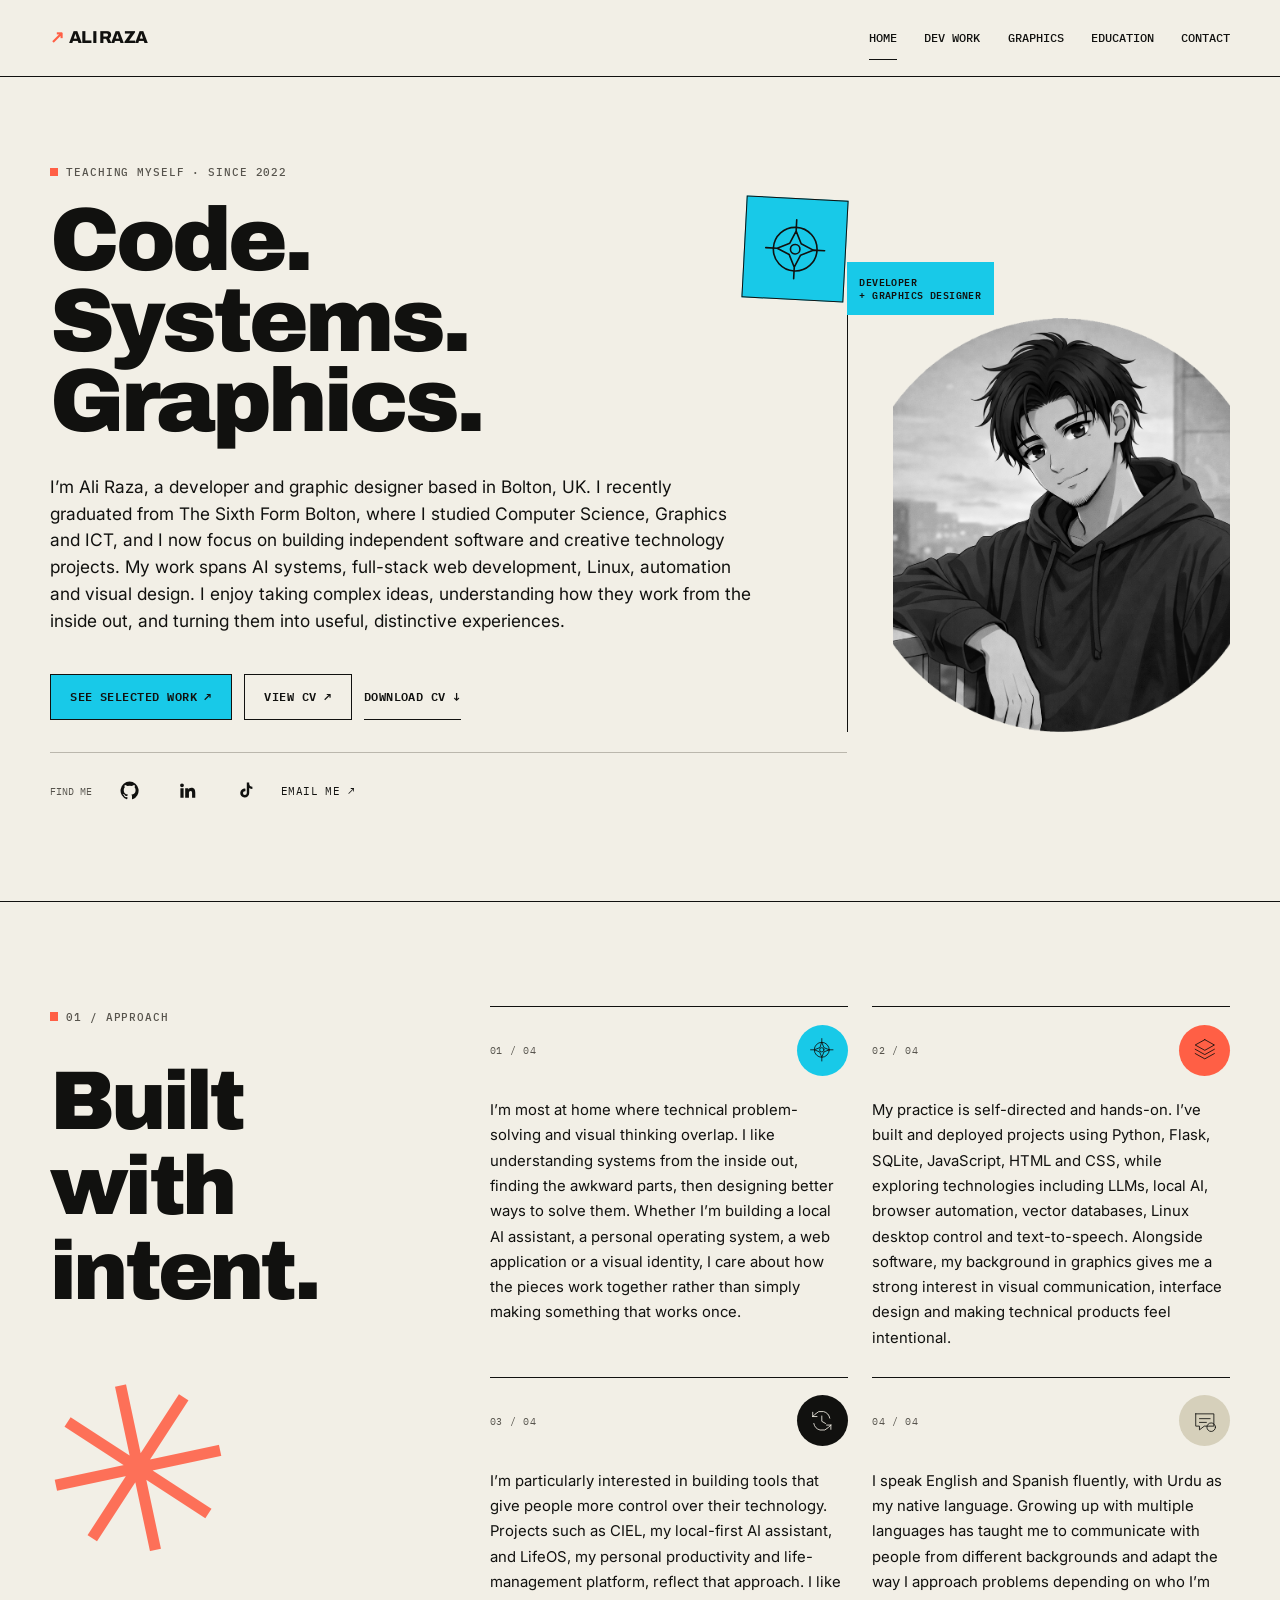
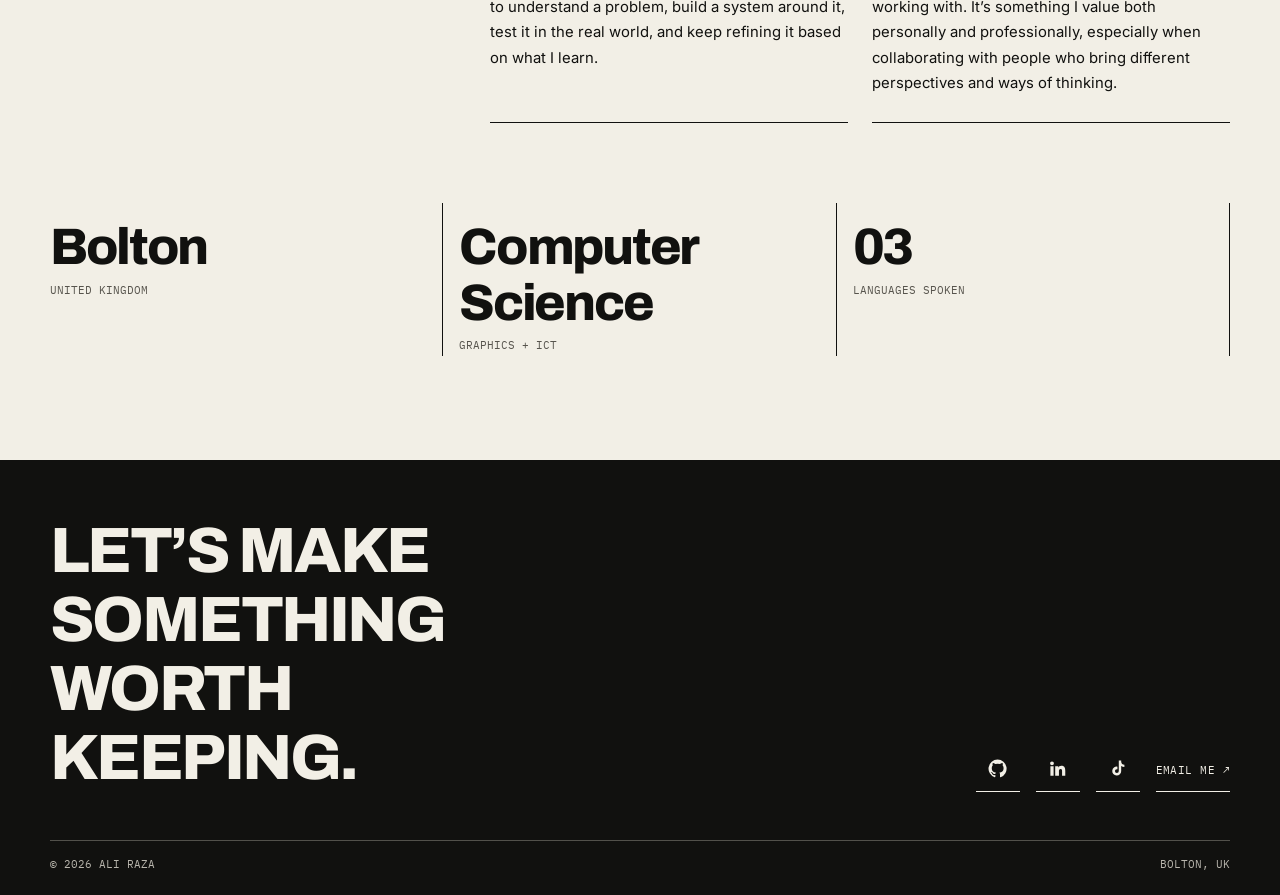
<file: index.html>
<!doctype html>
<html lang="en">
  <head>
    <meta charset="utf-8">
    <meta name="viewport" content="width=device-width,initial-scale=1">
    <meta name="description"
      content="The independent practice of Ali Raza: code, systems and visual work.">
    <meta name="theme-color" content="#f2efe6">
    <link rel="canonical" href="https://ali-raza-h.github.io/Portfolio/">
    <meta property="og:type" content="website">
    <meta property="og:title" content="Ali Raza — Software & Graphic Design">
    <meta property="og:description" content="Independent software, systems and visual work by Ali Raza.">
    <meta property="og:url" content="https://ali-raza-h.github.io/Portfolio/">
    <meta property="og:image" content="https://ali-raza-h.github.io/Portfolio/assets/social/og-home.png">
    <meta property="og:image:width" content="1200">
    <meta property="og:image:height" content="630">
    <meta property="og:image:alt" content="Ali Raza portfolio — software, systems and graphic design.">
    <meta name="twitter:card" content="summary_large_image">
    <meta name="twitter:title" content="Ali Raza — Software & Graphic Design">
    <meta name="twitter:description" content="Independent software, systems and visual work by Ali Raza.">
    <meta name="twitter:image" content="https://ali-raza-h.github.io/Portfolio/assets/social/og-home.png">
    <link rel="icon" type="image/svg+xml" href="assets/icons/favicon.svg">
    <link rel="icon" type="image/png" sizes="32x32" href="assets/icons/favicon-32.png">
    <link rel="apple-touch-icon" href="assets/icons/apple-touch-icon.png">
    <link rel="preconnect" href="https://fonts.googleapis.com">
    <link rel="preconnect" href="https://fonts.gstatic.com" crossorigin>
    <link
      href="https://fonts.googleapis.com/css2?family=Archivo:wght@600;700;800;900&family=IBM+Plex+Mono:wght@400;500;600&family=Inter:wght@400;500;600&display=swap"
      rel="stylesheet">
    <link rel="stylesheet" href="css/global.css">
    <link rel="stylesheet" href="css/portfolio.css">
    <link rel="stylesheet" href="css/custom.css">
    <script src="js/nav.js" defer></script>
    <script src="js/site.js" defer></script>
  </head>
  <body data-page="home">
    <a class="skip-link" href="#main-content">Skip to content</a>
    <nav class="site-nav" aria-label="Primary navigation">
      <div
        class="page nav-inner">
        <a class="brand" href="index.html" data-name>Ali Raza</a>
        <button class="hamburger" type="button"
          aria-label="Open navigation menu" aria-expanded="false"
          aria-controls="site-nav-links">
          <span>
          </span>
        </button>
        <div class="nav-links" id="site-nav-links">
          <a href="index.html" aria-current="page">Home</a>
          <a href="projects.html">Dev Work</a>
          <a href="graphics.html">Graphics</a>
          <a href="skills.html">Education</a>
          <a href="contact.html">Contact</a>
        </div>
      </div>
    </nav>
    <main id="main-content" tabindex="-1">
      <header class="home-hero page">
        <div class="hero-copy">
          <p class="eyebrow" data-home-kicker></p>
          <div class="hero-heading hero-heading-home">
            <h1 data-home-title></h1>
            <span class="hero-icon" aria-hidden="true">
              <svg viewBox="0 0 72 72" fill="none">
                <circle cx="36" cy="36" r="23" />
                <circle cx="36" cy="36" r="5" />
                <path d="M36 5v12m0 38v12M5 36h12m38 0h12M36 17l6 13 13 6-13 6-6 13-6-13-13-6 13-6z" />
              </svg>
            </span>
          </div>
          <p class="hero-intro" data-home-intro></p>
          <div
            class="hero-actions">
            <a class="button acid" href="projects.html">See selected work ↗</a>
            <a class="button" data-cv-view target="_blank"
              rel="noopener" aria-label="View CV (opens in a new tab)">View CV ↗</a>
            <a class="text-link" data-cv-download>Download CV ↓</a>
          </div>
          <div
            class="hero-socials">
            <span>Find me</span>
            <div data-socials></div>
          </div>
        </div>
        <figure
          class="portrait-wrap">
          <span class="portrait-note">DEVELOPER<br>+ GRAPHICS DESIGNER</span>
          <img data-portrait alt="Portrait of Ali Raza" width="800" height="1000" fetchpriority="high" decoding="async">
        </figure>
      </header>
      <section class="section about-section">
        <div class="page">
          <div class="about-layout">
            <div class="about-heading">
              <p class="eyebrow">01 / Approach</p>
              <h2 data-home-about-title></h2>
              <span class="about-heading-mark" aria-hidden="true">✳</span>
            </div>
            <div class="about-copy" data-home-about></div>
          </div>
          <div class="facts" data-facts></div>
        </div>
      </section>
    </main>
    <footer class="site-footer">
      <div class="page">
        <div class="footer-top">
          <p class="footer-title">Let’s make something worth keeping.</p>
          <div data-socials></div>
        </div>
        <div
          class="footer-bottom">
          <span>© 2026 <span data-name>Ali Raza</span>
          </span>
          <span>Bolton, UK</span>
        </div>
      </div>
    </footer>
  </body>
</html>
</file>
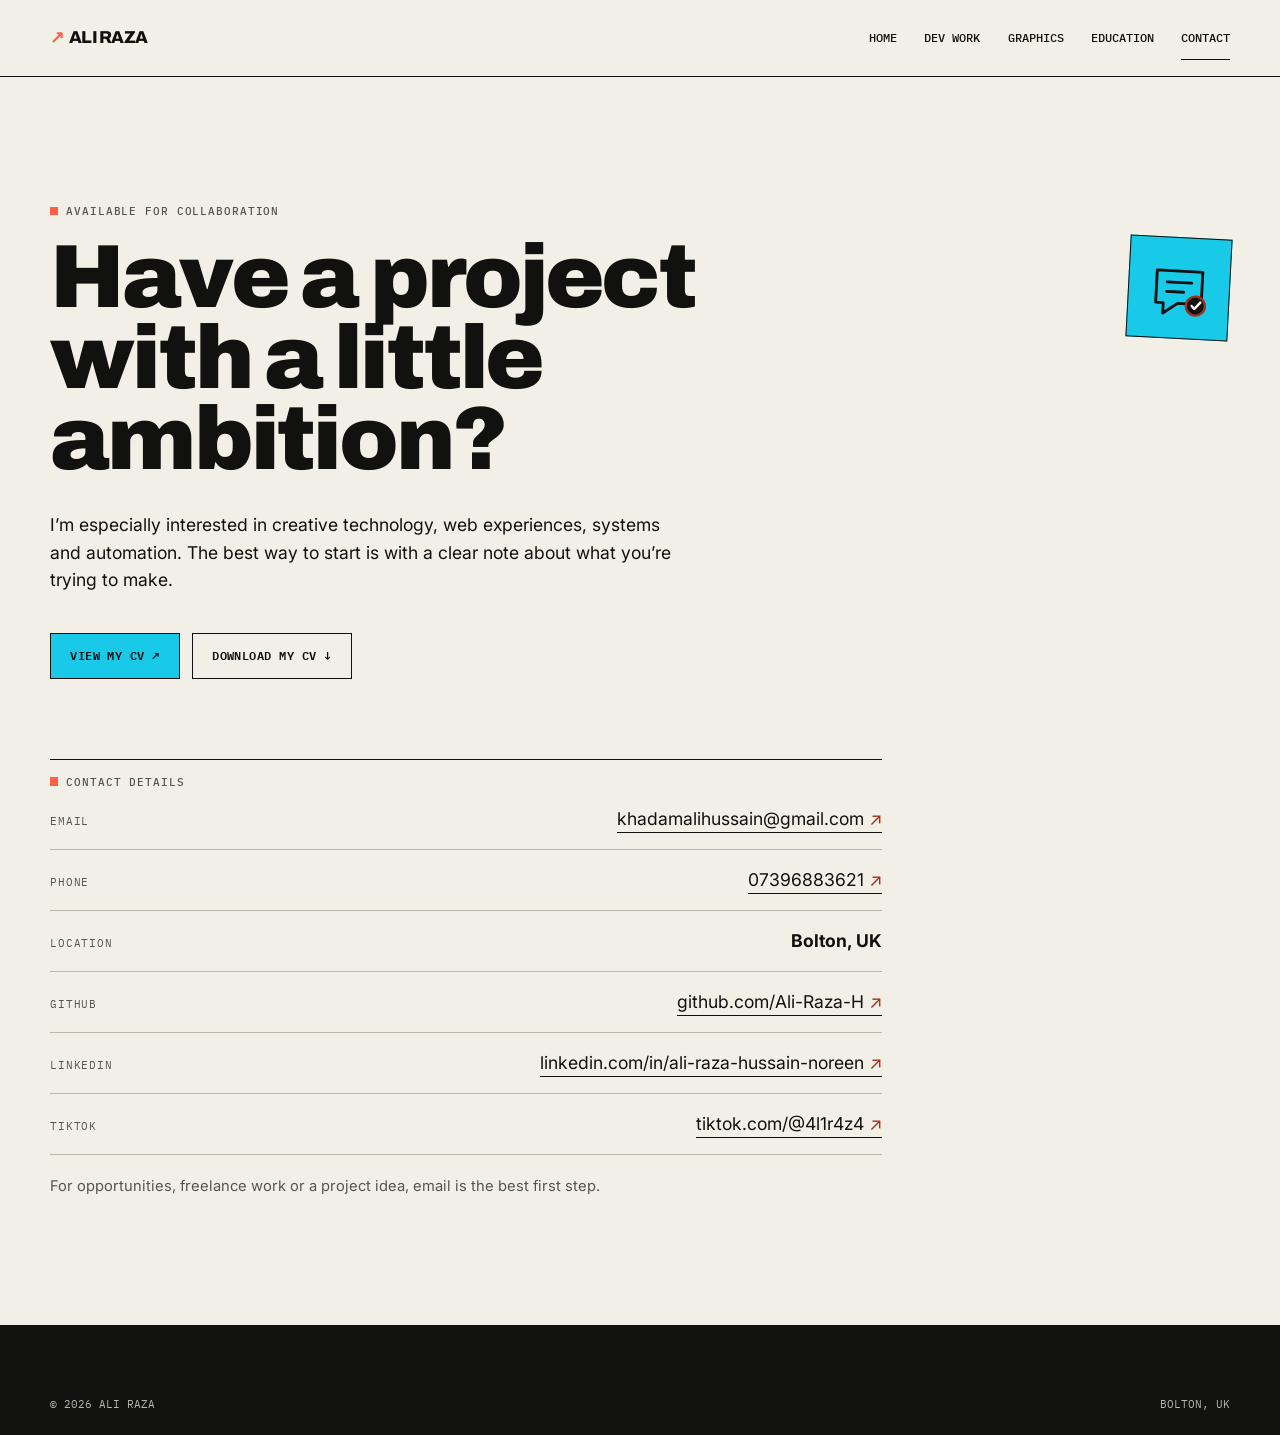
<file: contact.html>
<!doctype html>
<html lang="en">
  <head>
    <meta charset="utf-8">
    <meta name="viewport" content="width=device-width,initial-scale=1">
    <meta name="description" content="Contact Ali Raza.">
    <meta name="theme-color" content="#f2efe6">
    <link rel="canonical" href="https://ali-raza-h.github.io/Portfolio/contact.html">
    <meta property="og:type" content="website">
    <meta property="og:title" content="Contact — Ali Raza">
    <meta property="og:description" content="Contact Ali Raza about software, systems, creative technology and design.">
    <meta property="og:url" content="https://ali-raza-h.github.io/Portfolio/contact.html">
    <meta property="og:image" content="https://ali-raza-h.github.io/Portfolio/assets/social/og-contact.png">
    <meta property="og:image:width" content="1200">
    <meta property="og:image:height" content="630">
    <meta property="og:image:alt" content="Contact Ali Raza about software and creative technology.">
    <meta name="twitter:card" content="summary_large_image">
    <meta name="twitter:title" content="Contact — Ali Raza">
    <meta name="twitter:description" content="Contact Ali Raza about software, systems, creative technology and design.">
    <meta name="twitter:image" content="https://ali-raza-h.github.io/Portfolio/assets/social/og-contact.png">
    <title>Contact — Ali Raza</title>
    <link rel="icon" type="image/svg+xml" href="assets/icons/favicon.svg">
    <link rel="icon" type="image/png" sizes="32x32" href="assets/icons/favicon-32.png">
    <link rel="apple-touch-icon" href="assets/icons/apple-touch-icon.png">
    <link rel="preconnect" href="https://fonts.googleapis.com">
    <link rel="preconnect" href="https://fonts.gstatic.com" crossorigin>
    <link
      href="https://fonts.googleapis.com/css2?family=Archivo:wght@600;700;800;900&family=IBM+Plex+Mono:wght@400;500;600&family=Inter:wght@400;500;600&display=swap"
      rel="stylesheet">
    <link rel="stylesheet" href="css/global.css">
    <link rel="stylesheet" href="css/portfolio.css">
    <link rel="stylesheet" href="css/custom.css">
    <script src="js/nav.js" defer></script>
    <script src="js/site.js" defer></script>
  </head>
  <body data-page="contact">
    <a class="skip-link" href="#main-content">Skip to content</a>
    <nav class="site-nav" aria-label="Primary navigation">
      <div
        class="page nav-inner">
        <a class="brand" href="index.html" data-name>Ali Raza</a>
        <button class="hamburger" type="button"
          aria-label="Open navigation menu" aria-expanded="false"
          aria-controls="site-nav-links">
          <span>
          </span>
        </button>
        <div class="nav-links" id="site-nav-links">
          <a href="index.html">Home</a>
          <a href="projects.html">Dev Work</a>
          <a href="graphics.html">Graphics</a>
          <a href="skills.html">Education</a>
          <a href="contact.html" aria-current="page">Contact</a>
        </div>
      </div>
    </nav>
    <main class="contact-main page" id="main-content" tabindex="-1">
      <p class="eyebrow">Available for collaboration</p>
      <div class="hero-heading hero-heading-contact">
        <h1>Have a project with a little ambition?</h1>
        <span class="hero-icon" aria-hidden="true">
          <svg viewBox="0 0 72 72" width="72" height="72" fill="none" xmlns="http://www.w3.org/2000/svg"><path d="M12 18h48v34H35L20 63V52h-8V18Z" stroke="currentColor" stroke-width="3" stroke-linejoin="round"/><path d="M23 30h26M23 40h18" stroke="currentColor" stroke-width="3" stroke-linecap="round"/><circle cx="54" cy="54" r="10" fill="currentColor" class="hero-icon-accent"/><path d="m50 54 3 3 6-7" stroke="#ffffff" stroke-width="2.5" stroke-linecap="round" stroke-linejoin="round"/></svg>
        </span>
      </div>
      <p>I’m especially interested in creative technology, web experiences, systems and automation. The best way to start is with a clear note about what you’re trying to make.</p>
      <div
        class="contact-links">
        <a class="button acid" data-cv-view target="_blank"
          rel="noopener" aria-label="View my CV (opens in a new tab)">View my CV ↗</a>
        <a class="button" data-cv-download>Download my CV ↓</a>
      </div>
      <section class="contact-details" aria-label="Contact details">
        <p class="section-label">Contact details</p>
        <div data-contact-details></div>
        <p
          class="contact-note">For opportunities, freelance work or a project idea, email is the best first step.</p>
      </section>
    </main>
    <footer class="site-footer">
      <div class="page">
        <div
          class="footer-bottom">
          <span>© 2026 <span data-name>Ali Raza</span>
          </span>
          <span>Bolton, UK</span>
        </div>
      </div>
    </footer>
  </body>
</html>
</file>
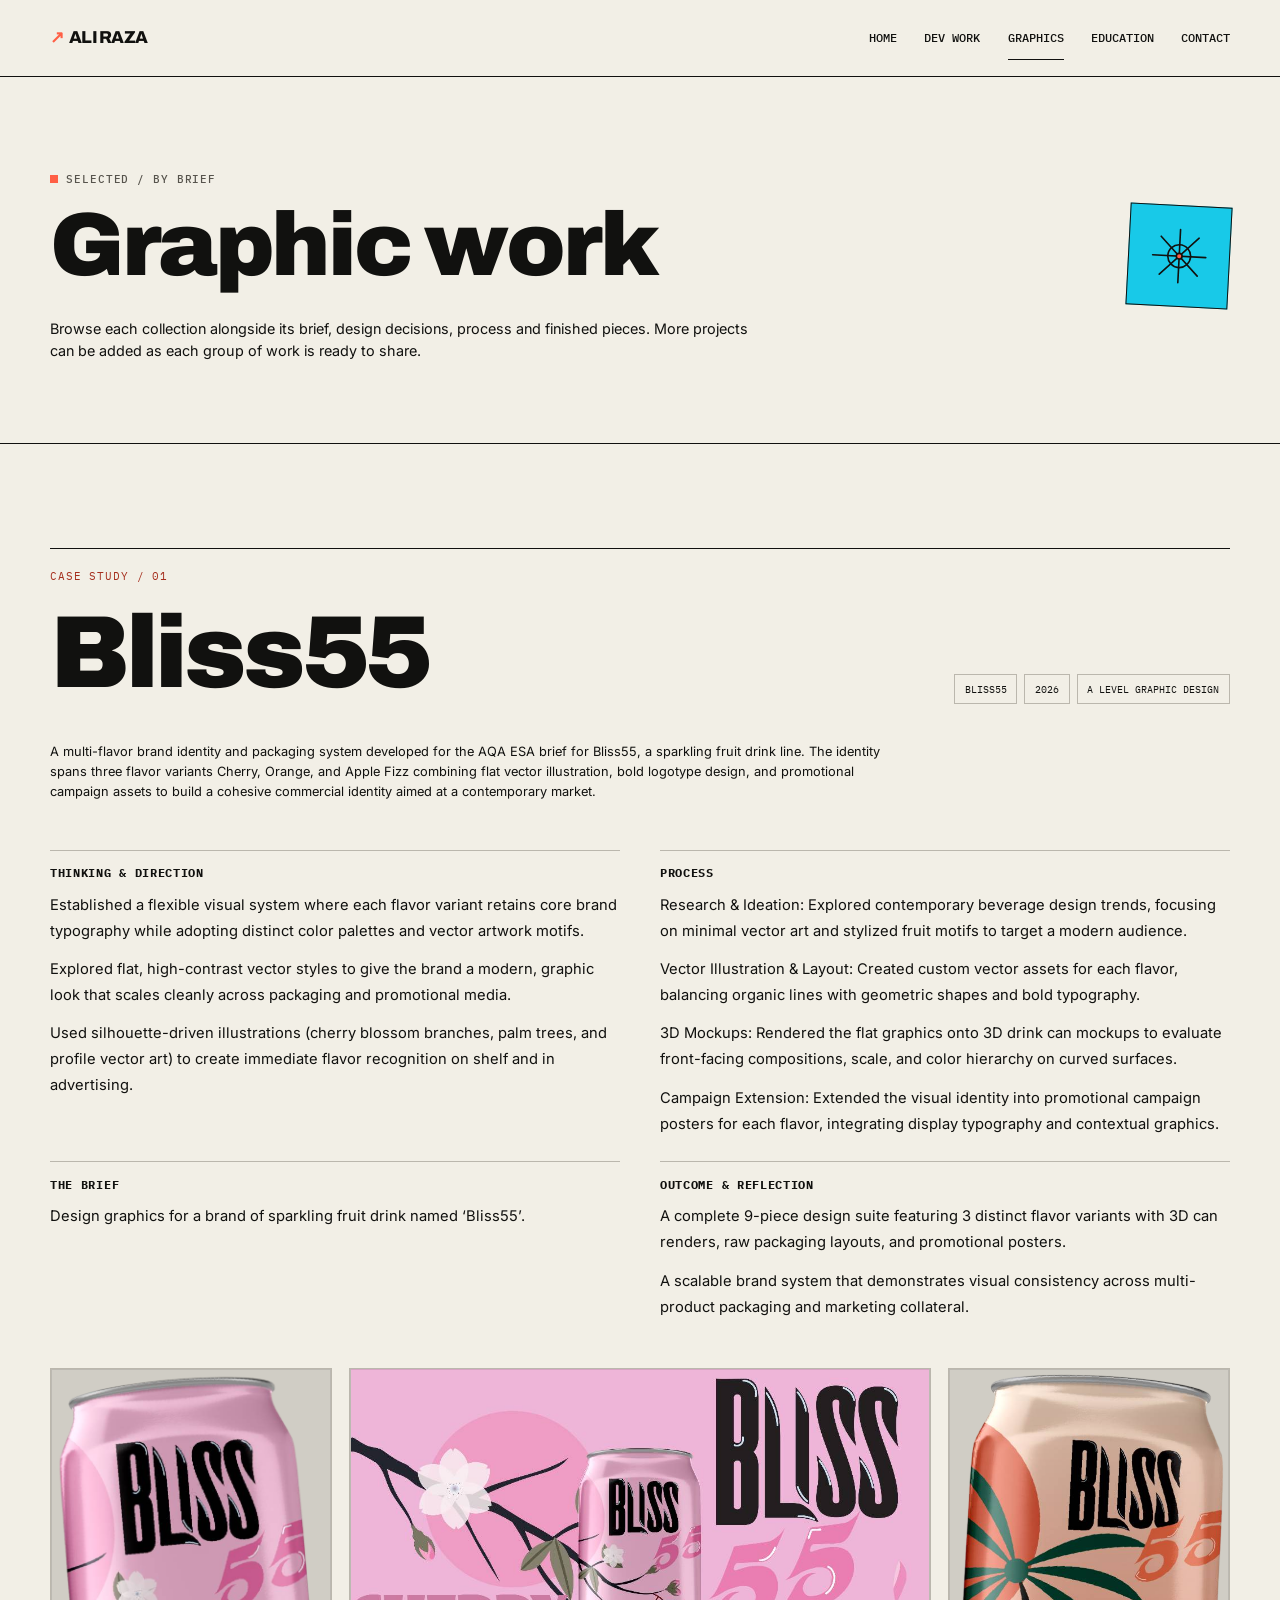
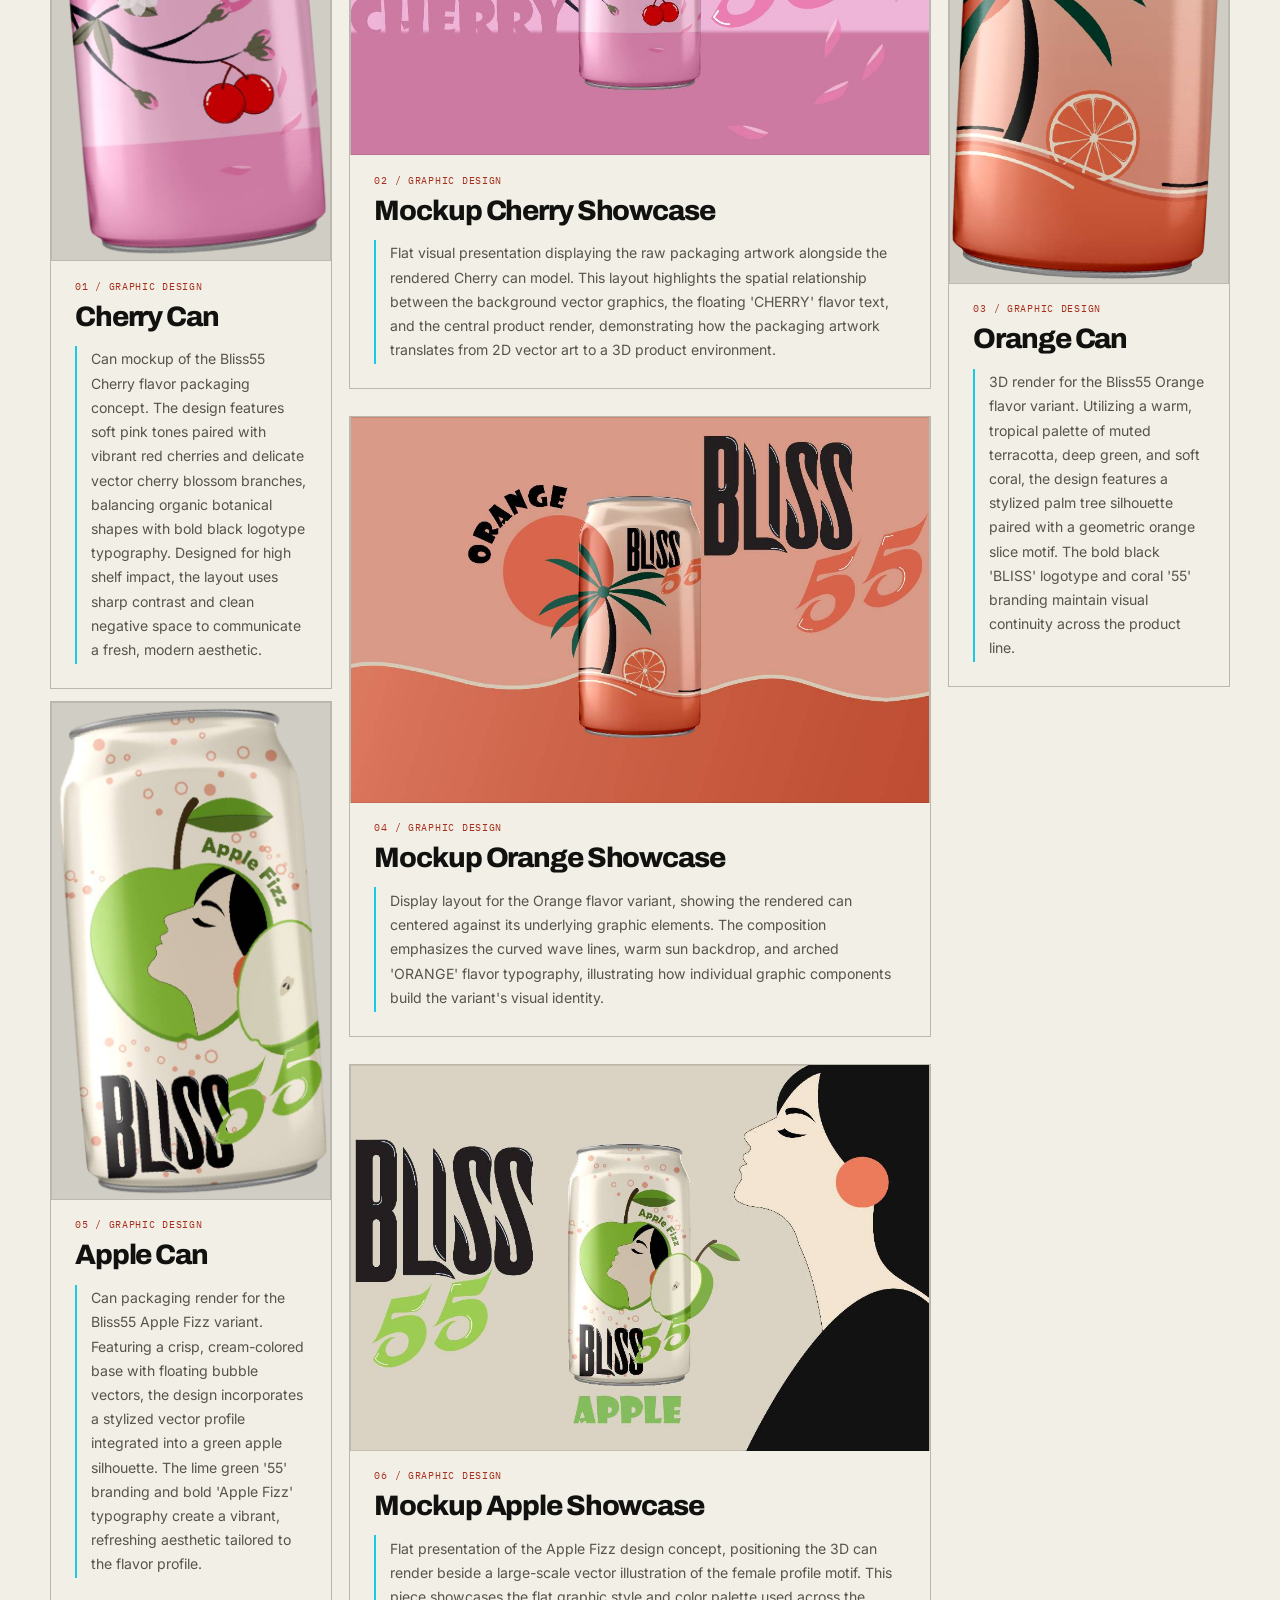
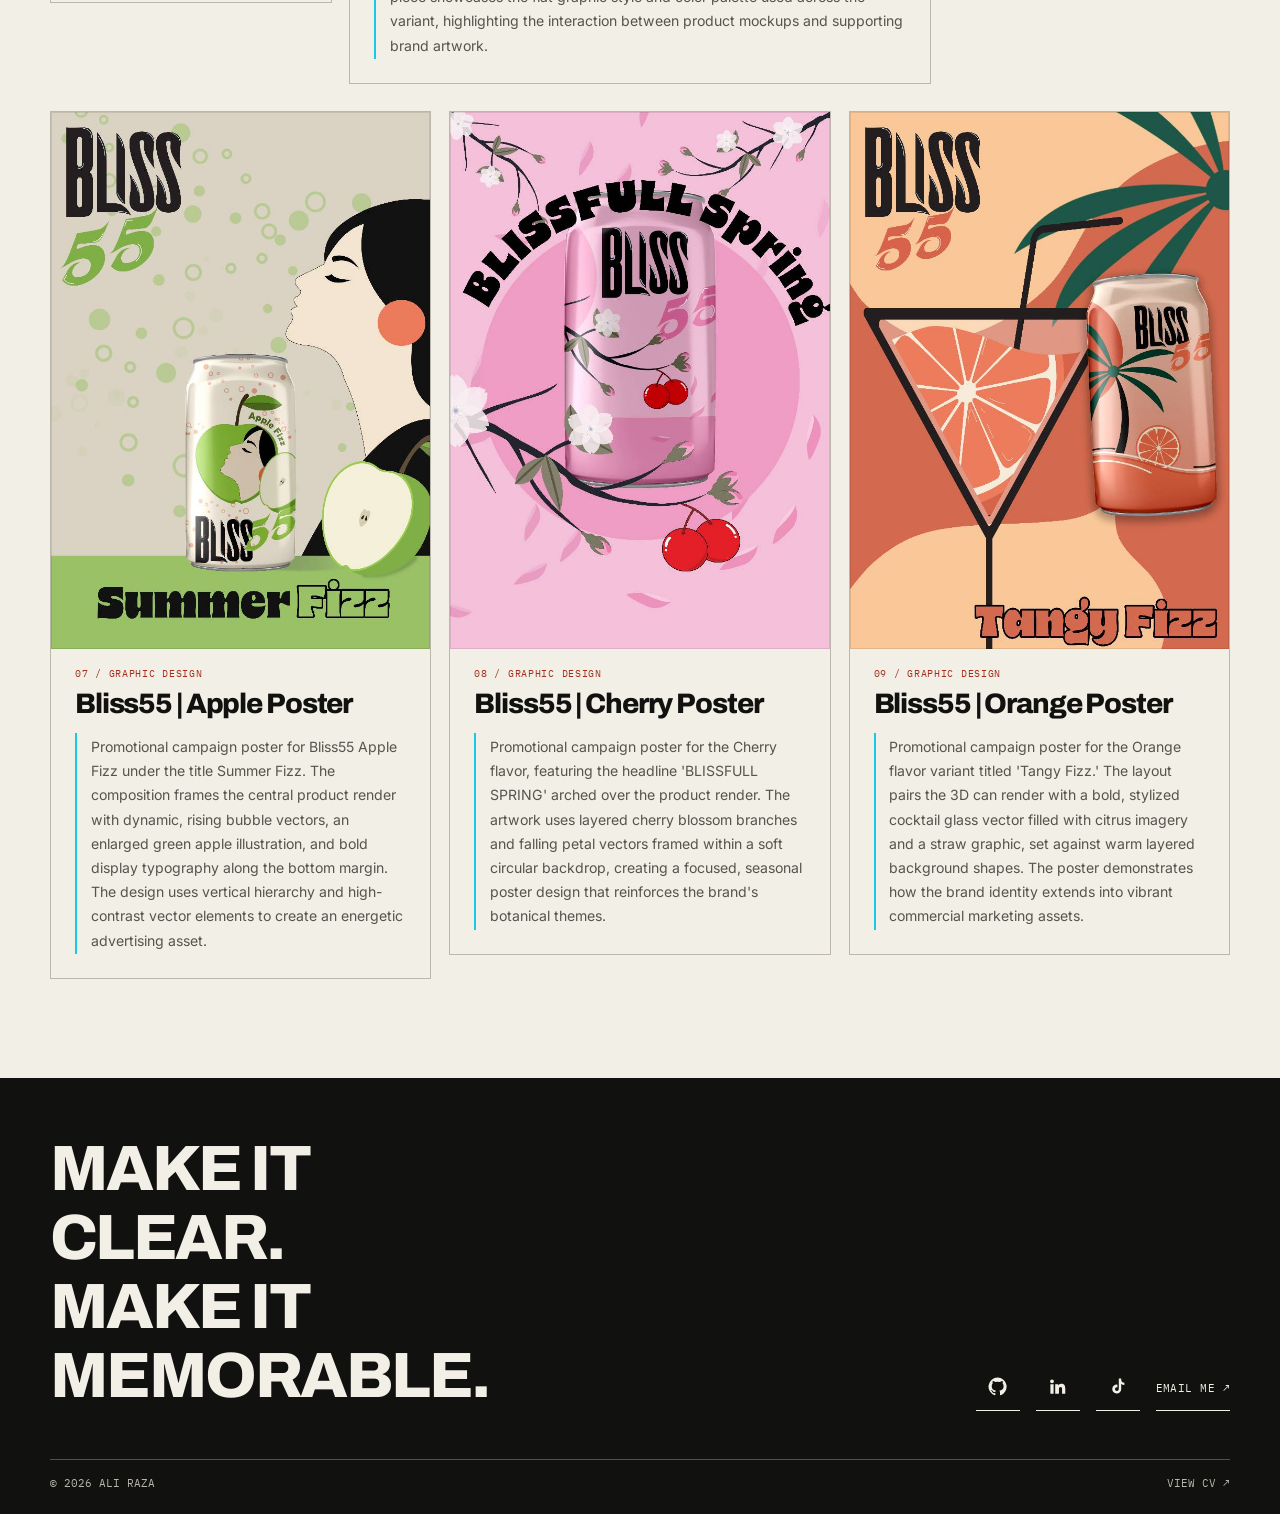
<file: graphics.html>
<!doctype html>
<html lang="en">
  <head>
    <meta charset="utf-8">
    <meta name="viewport" content="width=device-width,initial-scale=1">
    <meta name="description" content="Selected graphic work by Ali Raza.">
    <meta name="theme-color" content="#f2efe6">
    <link rel="canonical" href="https://ali-raza-h.github.io/Portfolio/graphics.html">
    <meta property="og:type" content="website">
    <meta property="og:title" content="Graphics — Ali Raza">
    <meta property="og:description" content="Selected graphic design work by Ali Raza.">
    <meta property="og:url" content="https://ali-raza-h.github.io/Portfolio/graphics.html">
    <meta property="og:image" content="https://ali-raza-h.github.io/Portfolio/assets/social/og-home.png">
    <meta property="og:image:width" content="1200">
    <meta property="og:image:height" content="630">
    <meta property="og:image:alt" content="Ali Raza graphic design portfolio.">
    <meta name="twitter:card" content="summary_large_image">
    <meta name="twitter:title" content="Graphics — Ali Raza">
    <meta name="twitter:description" content="Selected graphic design work by Ali Raza.">
    <meta name="twitter:image" content="https://ali-raza-h.github.io/Portfolio/assets/social/og-home.png">
    <title>Graphics — Ali Raza</title>
    <link rel="icon" type="image/svg+xml" href="assets/icons/favicon.svg">
    <link rel="icon" type="image/png" sizes="32x32" href="assets/icons/favicon-32.png">
    <link rel="apple-touch-icon" href="assets/icons/apple-touch-icon.png">
    <link rel="preconnect" href="https://fonts.googleapis.com">
    <link rel="preconnect" href="https://fonts.gstatic.com" crossorigin>
    <link
      href="https://fonts.googleapis.com/css2?family=Archivo:wght@600;700;800;900&family=IBM+Plex+Mono:wght@400;500;600&family=Inter:wght@400;500;600&display=swap"
      rel="stylesheet">
    <link rel="stylesheet" href="css/global.css">
    <link rel="stylesheet" href="css/portfolio.css">
    <link rel="stylesheet" href="css/custom.css">
    <script src="js/nav.js" defer></script>
    <script src="js/site.js" defer></script>
  </head>
  <body data-page="graphics">
    <a class="skip-link" href="#main-content">Skip to content</a>
    <nav class="site-nav" aria-label="Primary navigation">
      <div
        class="page nav-inner">
        <a class="brand" href="index.html" data-name>Ali Raza</a>
        <button class="hamburger" type="button"
          aria-label="Open navigation menu" aria-expanded="false"
          aria-controls="site-nav-links">
          <span>
          </span>
        </button>
        <div class="nav-links" id="site-nav-links">
          <a href="index.html">Home</a>
          <a href="projects.html">Dev Work</a>
          <a href="graphics.html" aria-current="page">Graphics</a>
          <a href="skills.html">Education</a>
          <a href="contact.html">Contact</a>
        </div>
      </div>
    </nav>
    <main id="main-content" tabindex="-1">
      <header class="page-intro page">
        <p class="eyebrow">Selected / By Brief</p>
        <div class="hero-heading hero-heading-graphics">
          <h1>Graphic work</h1>
          <span class="hero-icon" aria-hidden="true">
            <svg viewBox="0 0 72 72" fill="none">
              <path d="M36 8v56M8 36h56M16 16l40 40m0-40L16 56" />
              <circle cx="36" cy="36" r="12" />
              <circle cx="36" cy="36" r="3" class="hero-icon-fill" />
            </svg>
          </span>
        </div>
        <p style="font-size: 0.9rem;">Browse each collection alongside its brief, design decisions, process and finished pieces. More projects can be added as each group of work is ready to share.</p>
      </header>
      <section class="section graphics-projects" aria-label="Graphic design case studies">
        <div class="page graphics-project-list" data-graphics></div>
      </section>
    </main>
    <footer class="site-footer">
      <div class="page">
        <div class="footer-top">
          <p class="footer-title">Make it clear. Make it memorable.</p>
          <div data-socials></div>
        </div>
        <div
          class="footer-bottom">
          <span>© 2026 <span data-name>Ali Raza</span>
          </span>
          <a data-cv-view target="_blank" rel="noopener" aria-label="View CV (opens in a new tab)">View CV ↗</a>
        </div>
      </div>
    </footer>
  </body>
</html>
</file>
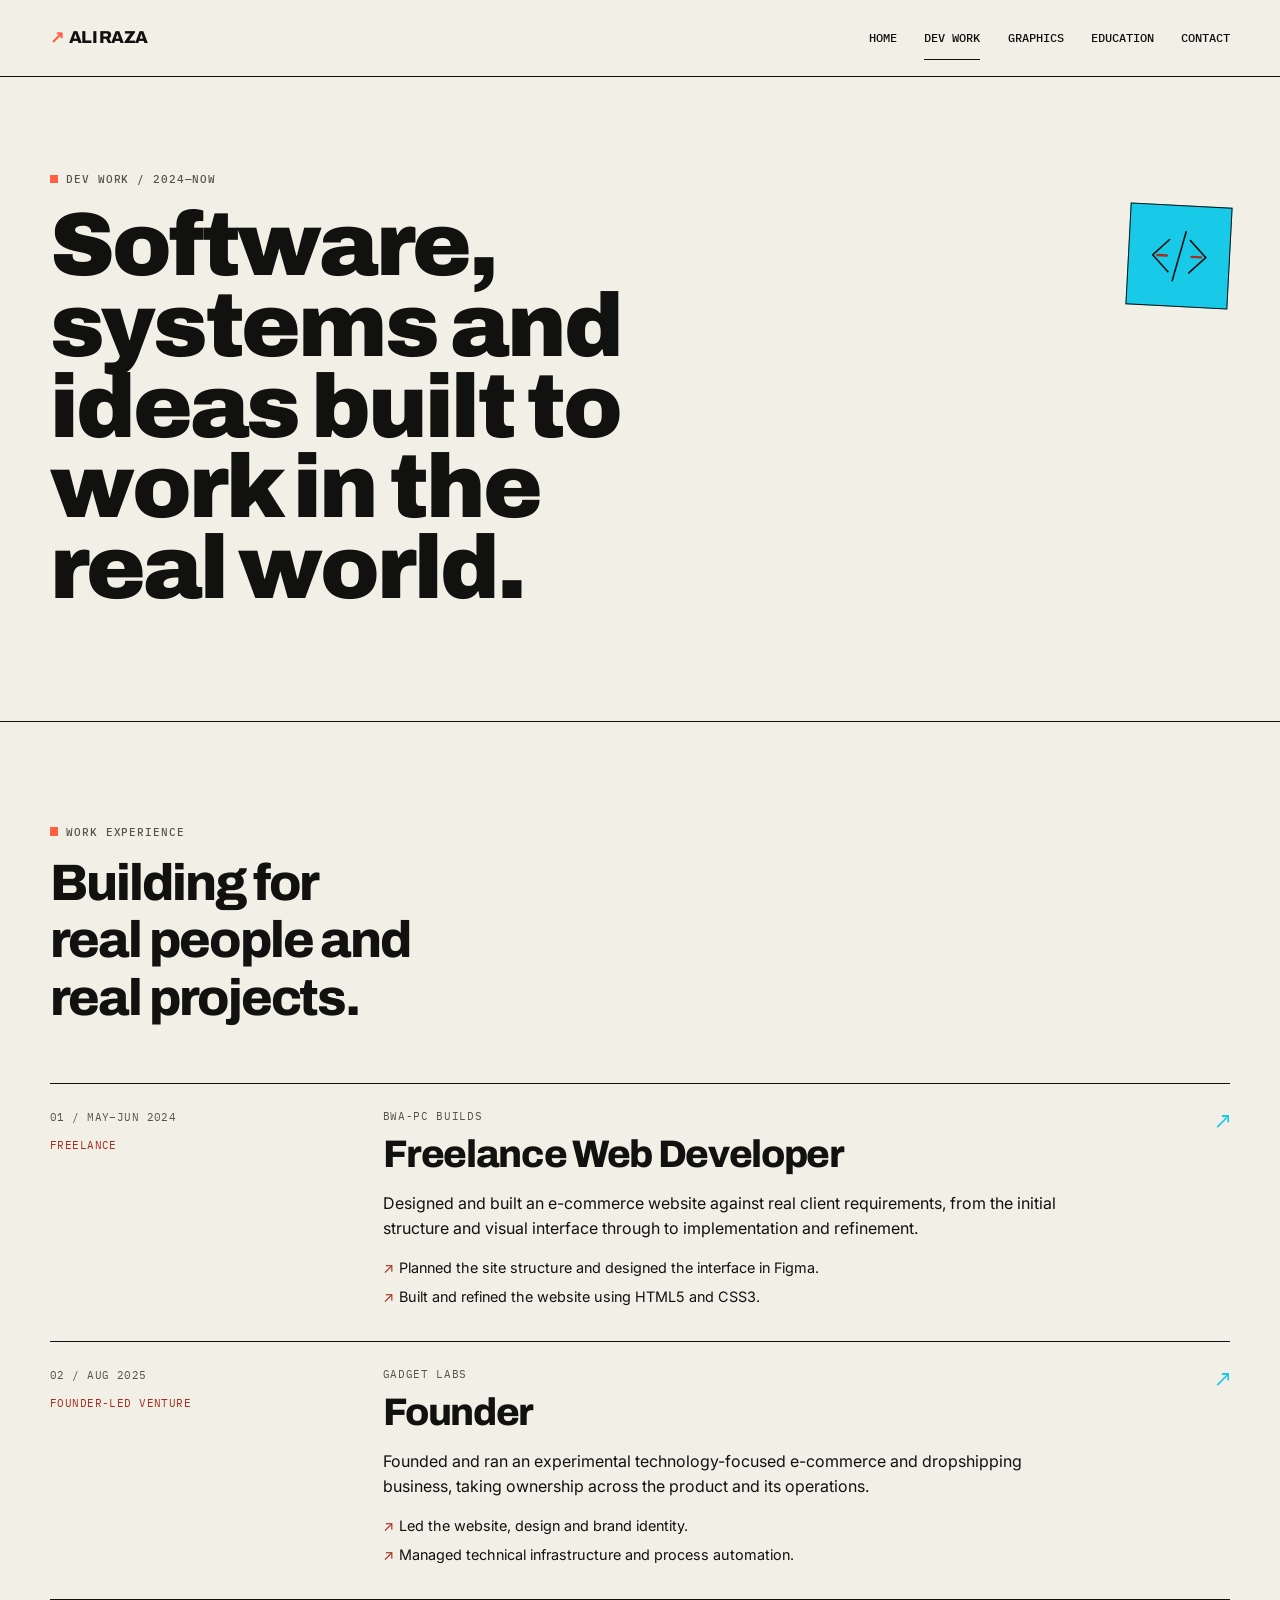
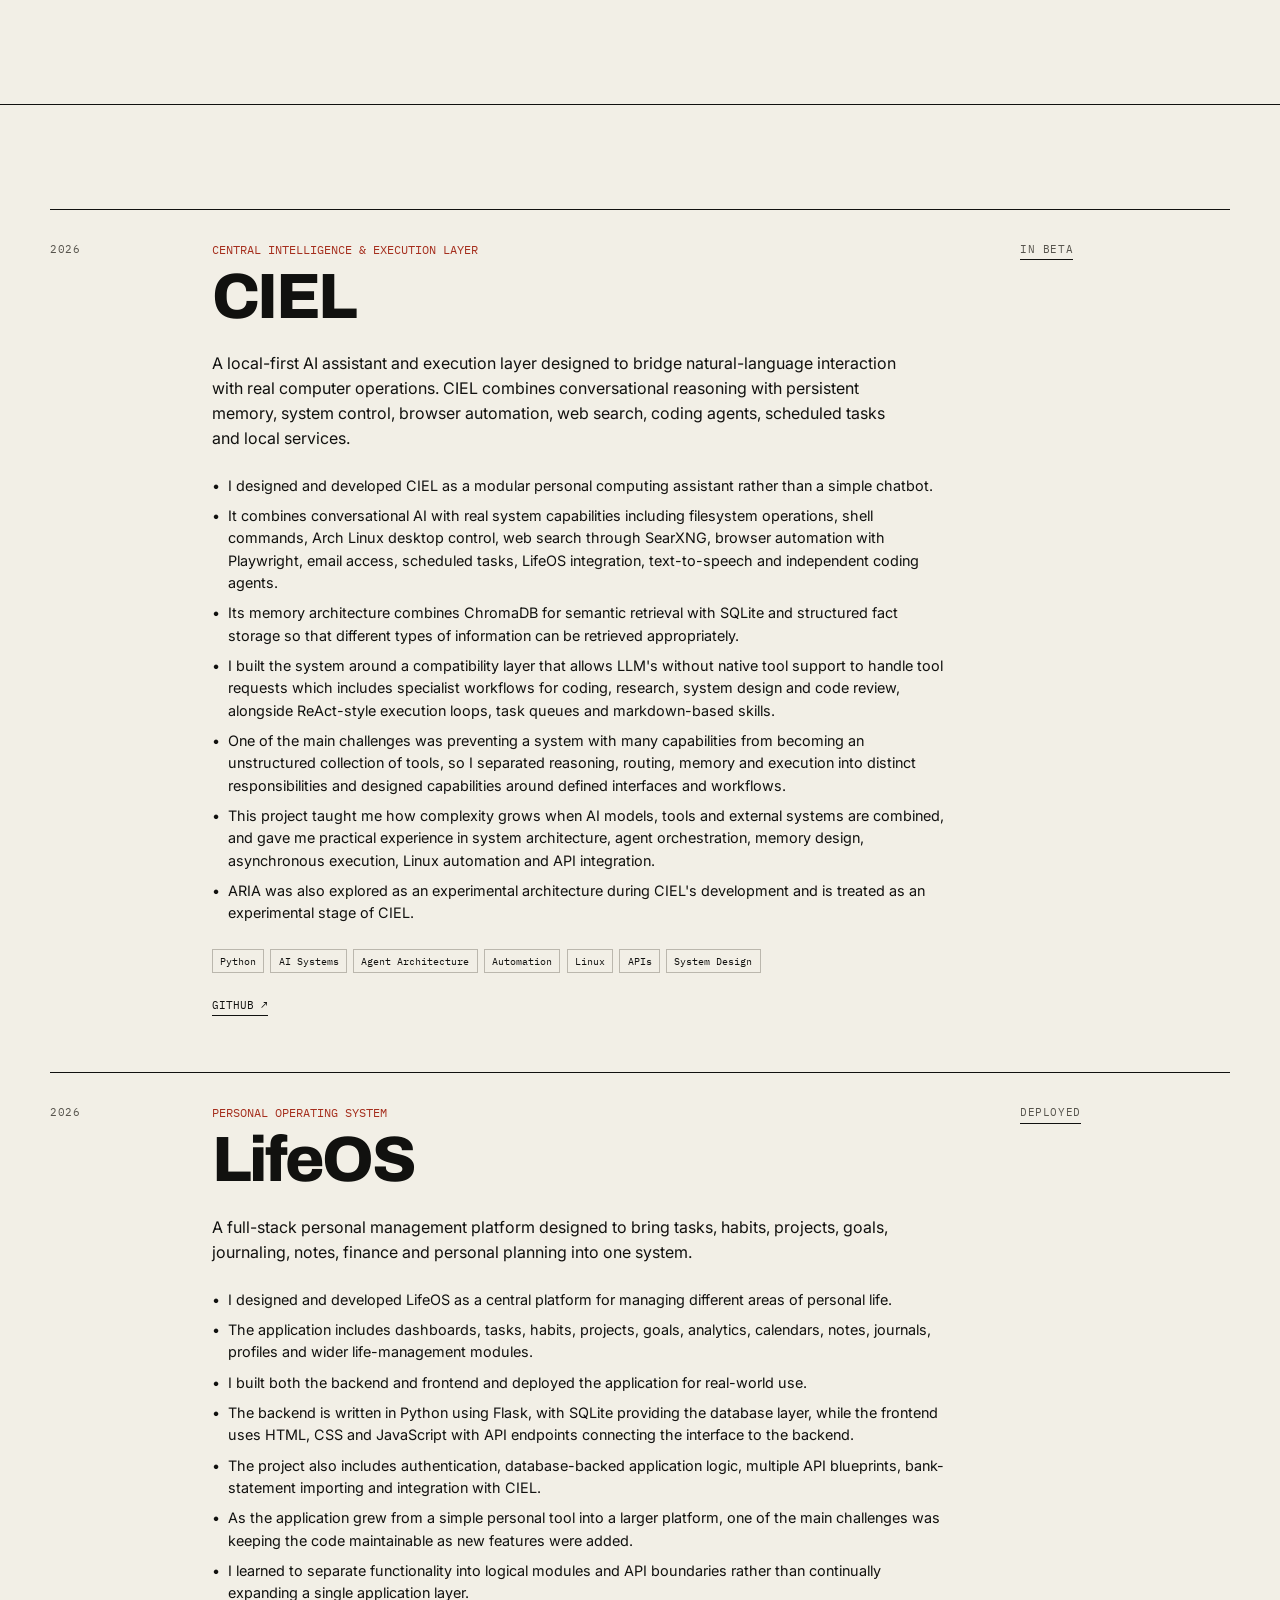
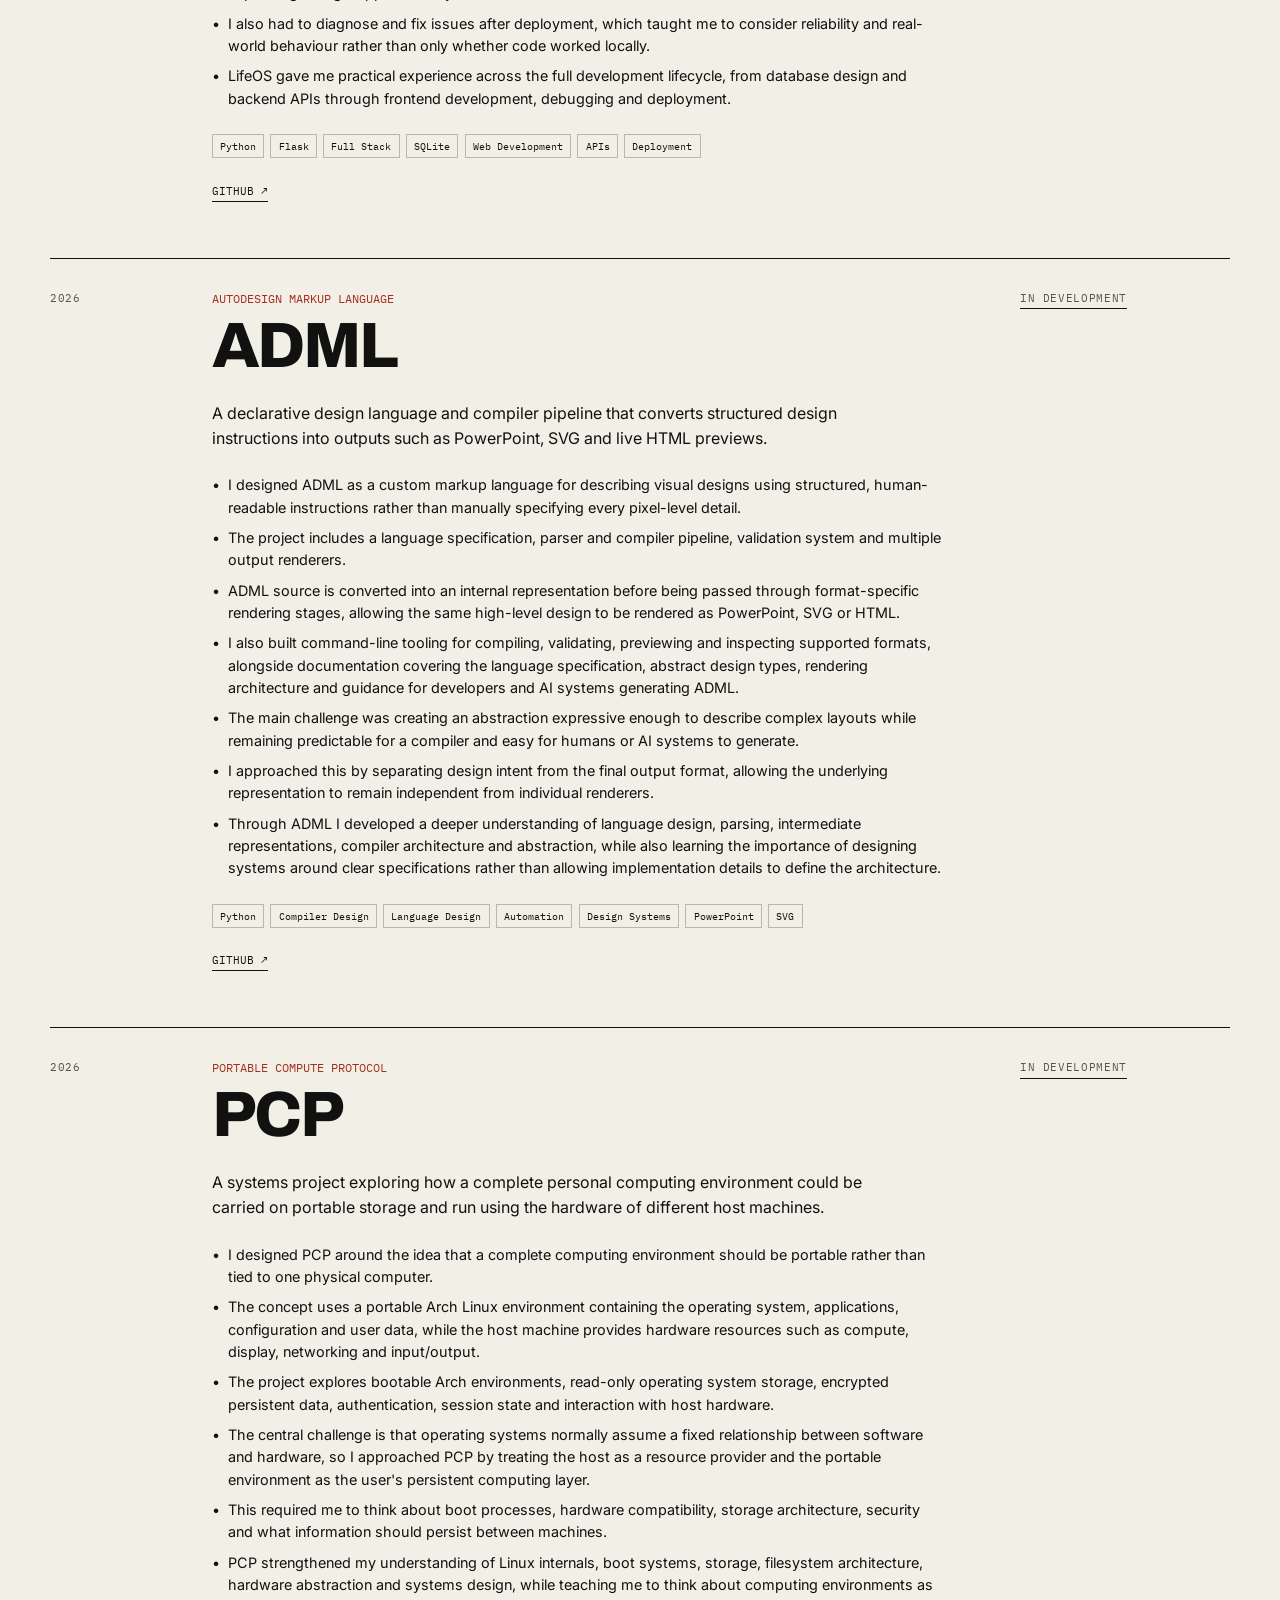
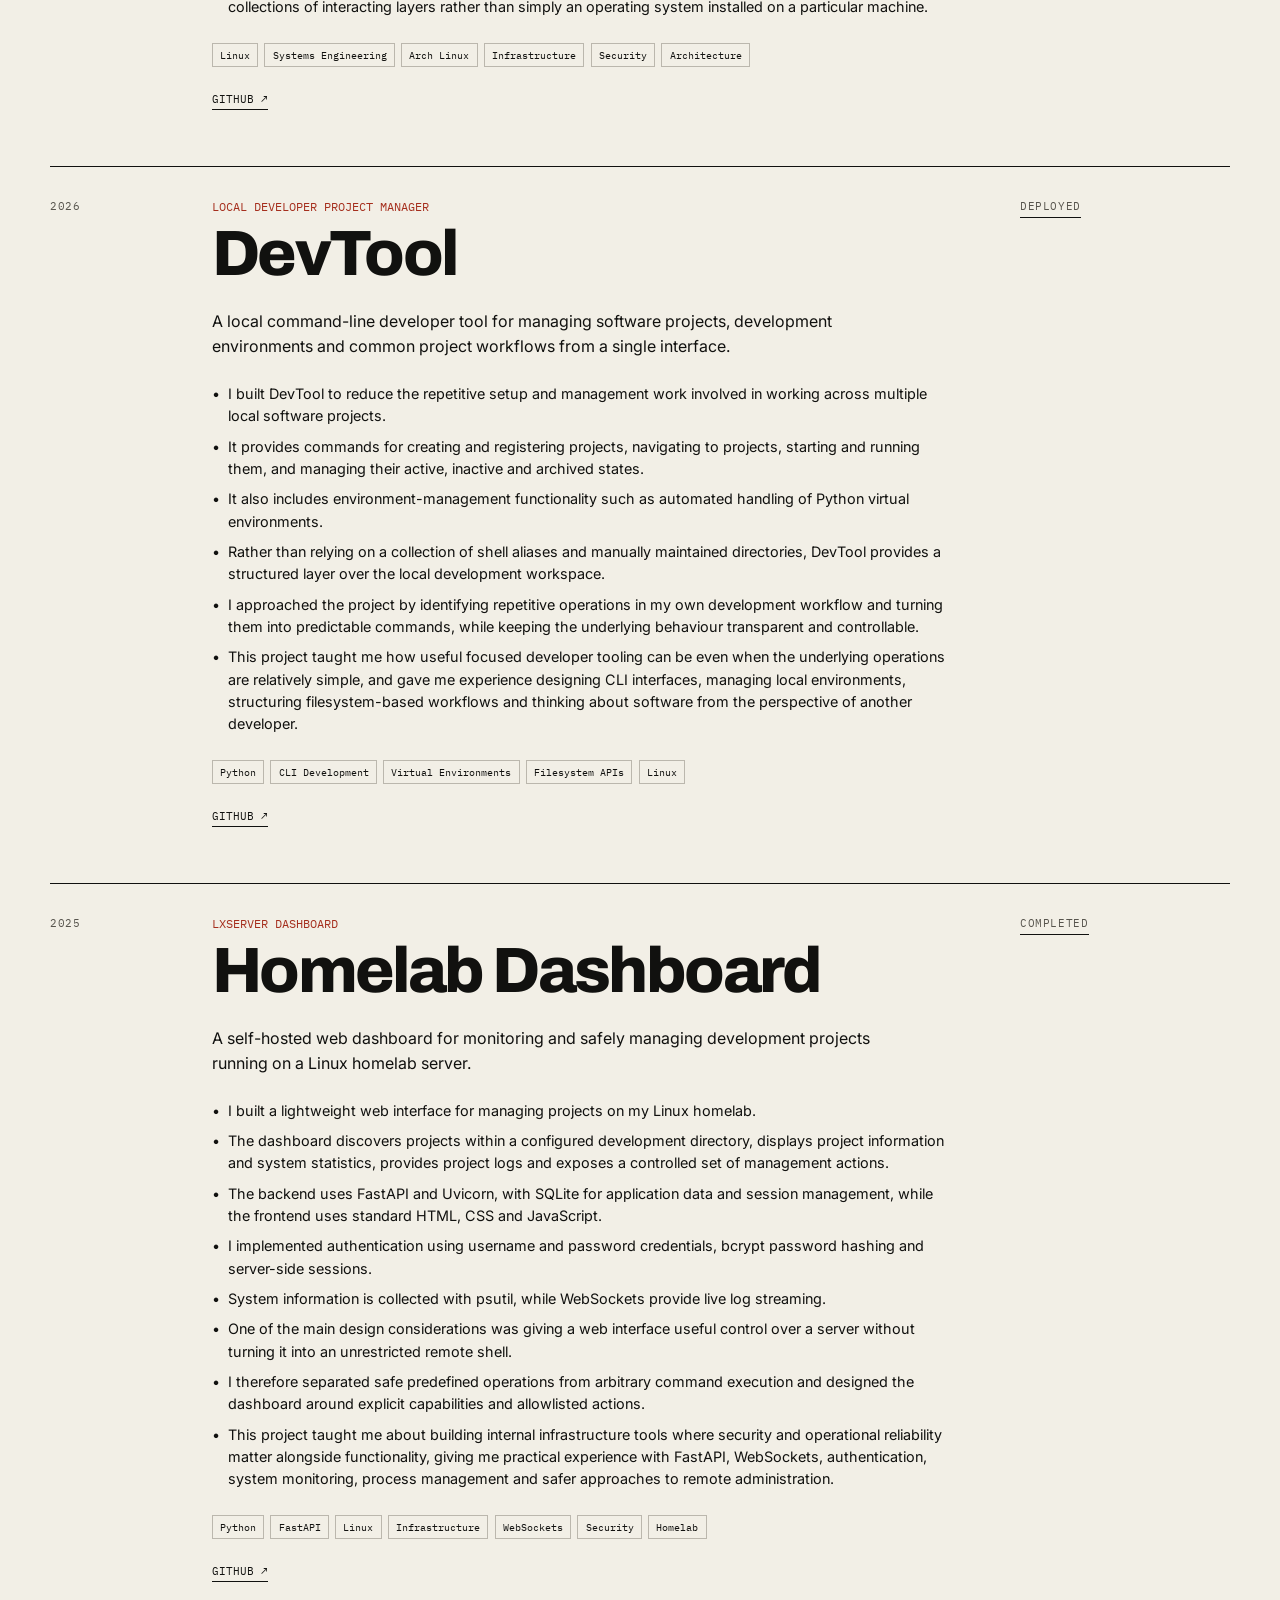
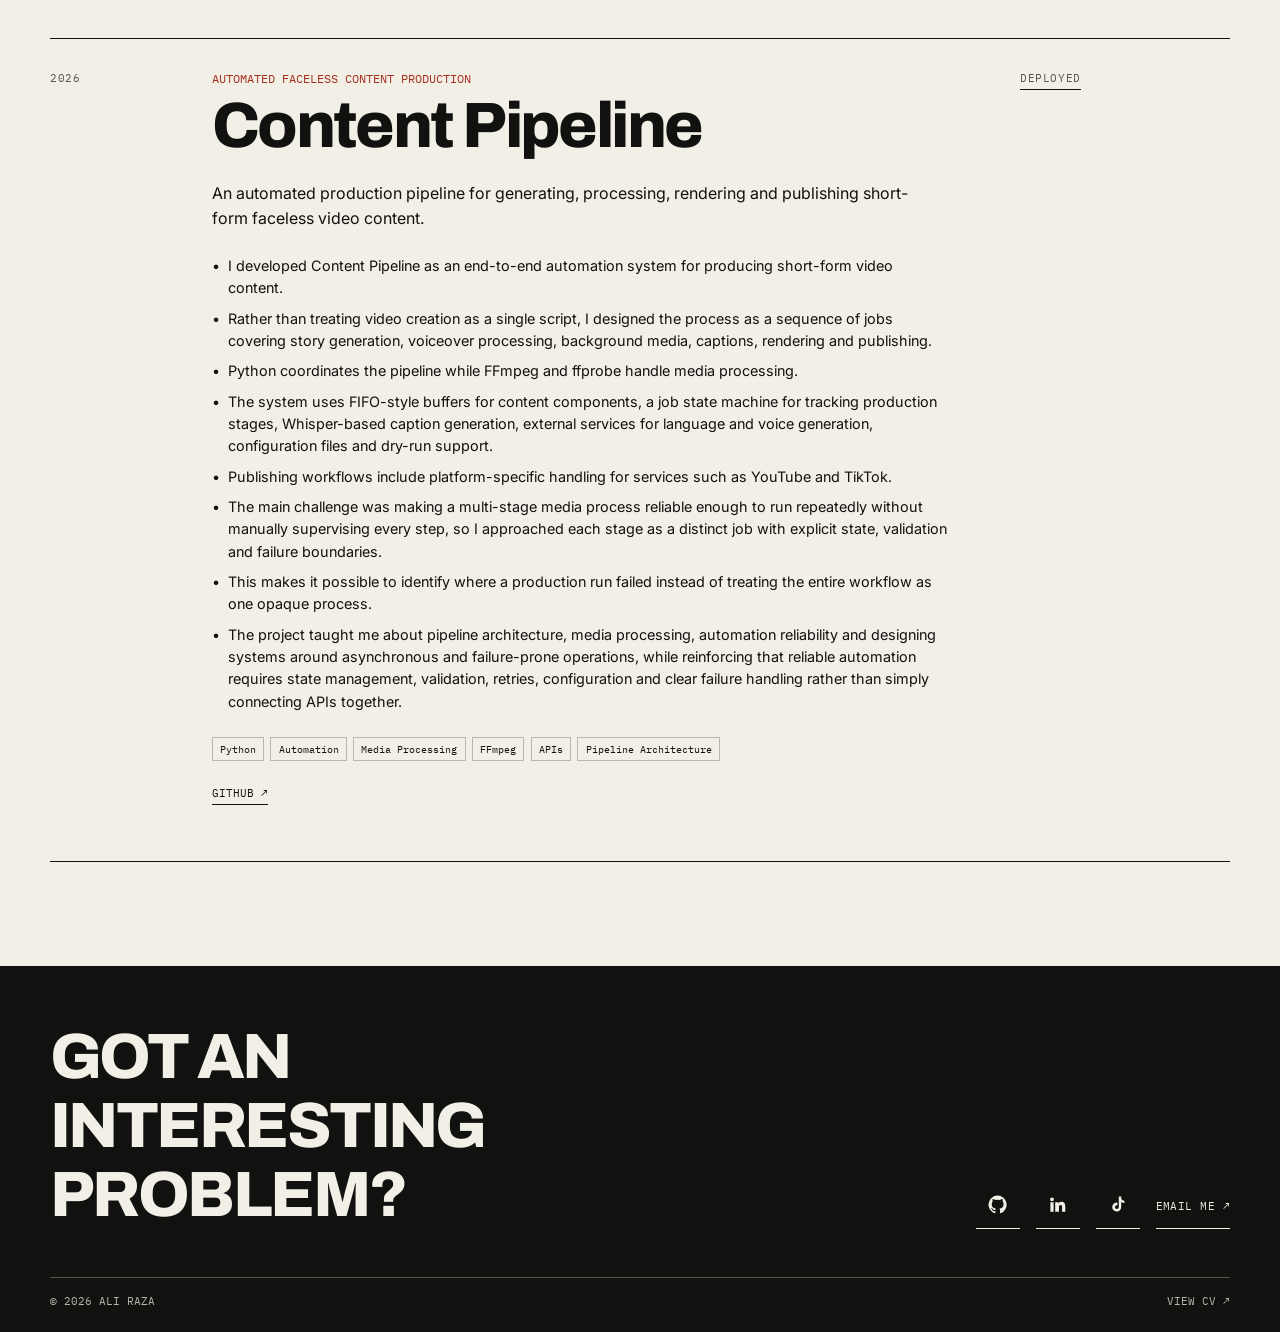
<file: projects.html>
<!doctype html>
<html lang="en">
  <head>
    <meta charset="utf-8">
    <meta name="viewport" content="width=device-width,initial-scale=1">
    <meta name="description" content="Software projects and development experience by Ali Raza.">
    <meta name="theme-color" content="#f2efe6">
    <link rel="canonical" href="https://ali-raza-h.github.io/Portfolio/projects.html">
    <meta property="og:type" content="website">
    <meta property="og:title" content="Dev Work — Ali Raza">
    <meta property="og:description" content="Software projects and development experience by Ali Raza.">
    <meta property="og:url" content="https://ali-raza-h.github.io/Portfolio/projects.html">
    <meta property="og:image" content="https://ali-raza-h.github.io/Portfolio/assets/social/og-projects.png">
    <meta property="og:image:width" content="1200">
    <meta property="og:image:height" content="630">
    <meta property="og:image:alt" content="Ali Raza selected software projects.">
    <meta name="twitter:card" content="summary_large_image">
    <meta name="twitter:title" content="Dev Work — Ali Raza">
    <meta name="twitter:description" content="Software projects and development experience by Ali Raza.">
    <meta name="twitter:image" content="https://ali-raza-h.github.io/Portfolio/assets/social/og-projects.png">
    <title>Dev Work — Ali Raza</title>
    <link rel="icon" type="image/svg+xml" href="assets/icons/favicon.svg">
    <link rel="icon" type="image/png" sizes="32x32" href="assets/icons/favicon-32.png">
    <link rel="apple-touch-icon" href="assets/icons/apple-touch-icon.png">
    <link rel="preconnect" href="https://fonts.googleapis.com">
    <link rel="preconnect" href="https://fonts.gstatic.com" crossorigin>
    <link
      href="https://fonts.googleapis.com/css2?family=Archivo:wght@600;700;800;900&family=IBM+Plex+Mono:wght@400;500;600&family=Inter:wght@400;500;600&display=swap"
      rel="stylesheet">
    <link rel="stylesheet" href="css/global.css">
    <link rel="stylesheet" href="css/portfolio.css">
    <link rel="stylesheet" href="css/custom.css">
    <script src="js/nav.js" defer></script>
    <script src="js/site.js" defer></script>
  </head>
  <body data-page="projects">
    <a class="skip-link" href="#main-content">Skip to content</a>
    <nav class="site-nav" aria-label="Primary navigation">
      <div
        class="page nav-inner">
        <a class="brand" href="index.html" data-name>Ali Raza</a>
        <button class="hamburger" type="button"
          aria-label="Open navigation menu" aria-expanded="false"
          aria-controls="site-nav-links">
          <span>
          </span>
        </button>
        <div class="nav-links" id="site-nav-links">
          <a href="index.html">Home</a>
          <a href="projects.html" aria-current="page">Dev Work</a>
          <a href="graphics.html">Graphics</a>
          <a href="skills.html">Education</a>
          <a href="contact.html">Contact</a>
        </div>
      </div>
    </nav>
    <main id="main-content" tabindex="-1">
      <header class="page-intro page">
        <p class="eyebrow">Dev work / 2024—now</p>
        <div class="hero-heading hero-heading-dev">
          <h1>Software, systems and ideas built to work in the real world.</h1>
          <span class="hero-icon" aria-hidden="true">
            <svg viewBox="0 0 72 72" fill="none">
              <path d="m25 19-17 17 17 17M47 19l17 17-17 17M42 10 30 62" />
              <path d="M13 36h10m26 0h10" class="hero-icon-accent" />
            </svg>
          </span>
        </div>
      </header>
      <section class="section work-experience">
        <div class="page">
          <div class="section-head">
            <p class="section-label">Work experience</p>
            <h2>Building for real people and real projects.</h2>
          </div>
          <div class="experience-list" data-experience></div>
        </div>
      </section>
      <section class="section">
        <div class="page project-list" data-projects></div>
      </section>
    </main>
    <footer class="site-footer">
      <div class="page">
        <div class="footer-top">
          <p class="footer-title">Got an interesting problem?</p>
          <div data-socials></div>
        </div>
        <div
          class="footer-bottom">
          <span>© 2026 <span data-name>Ali Raza</span>
          </span>
          <a data-cv-view target="_blank" rel="noopener" aria-label="View CV (opens in a new tab)">View CV ↗</a>
        </div>
      </div>
    </footer>
  </body>
</html>
</file>
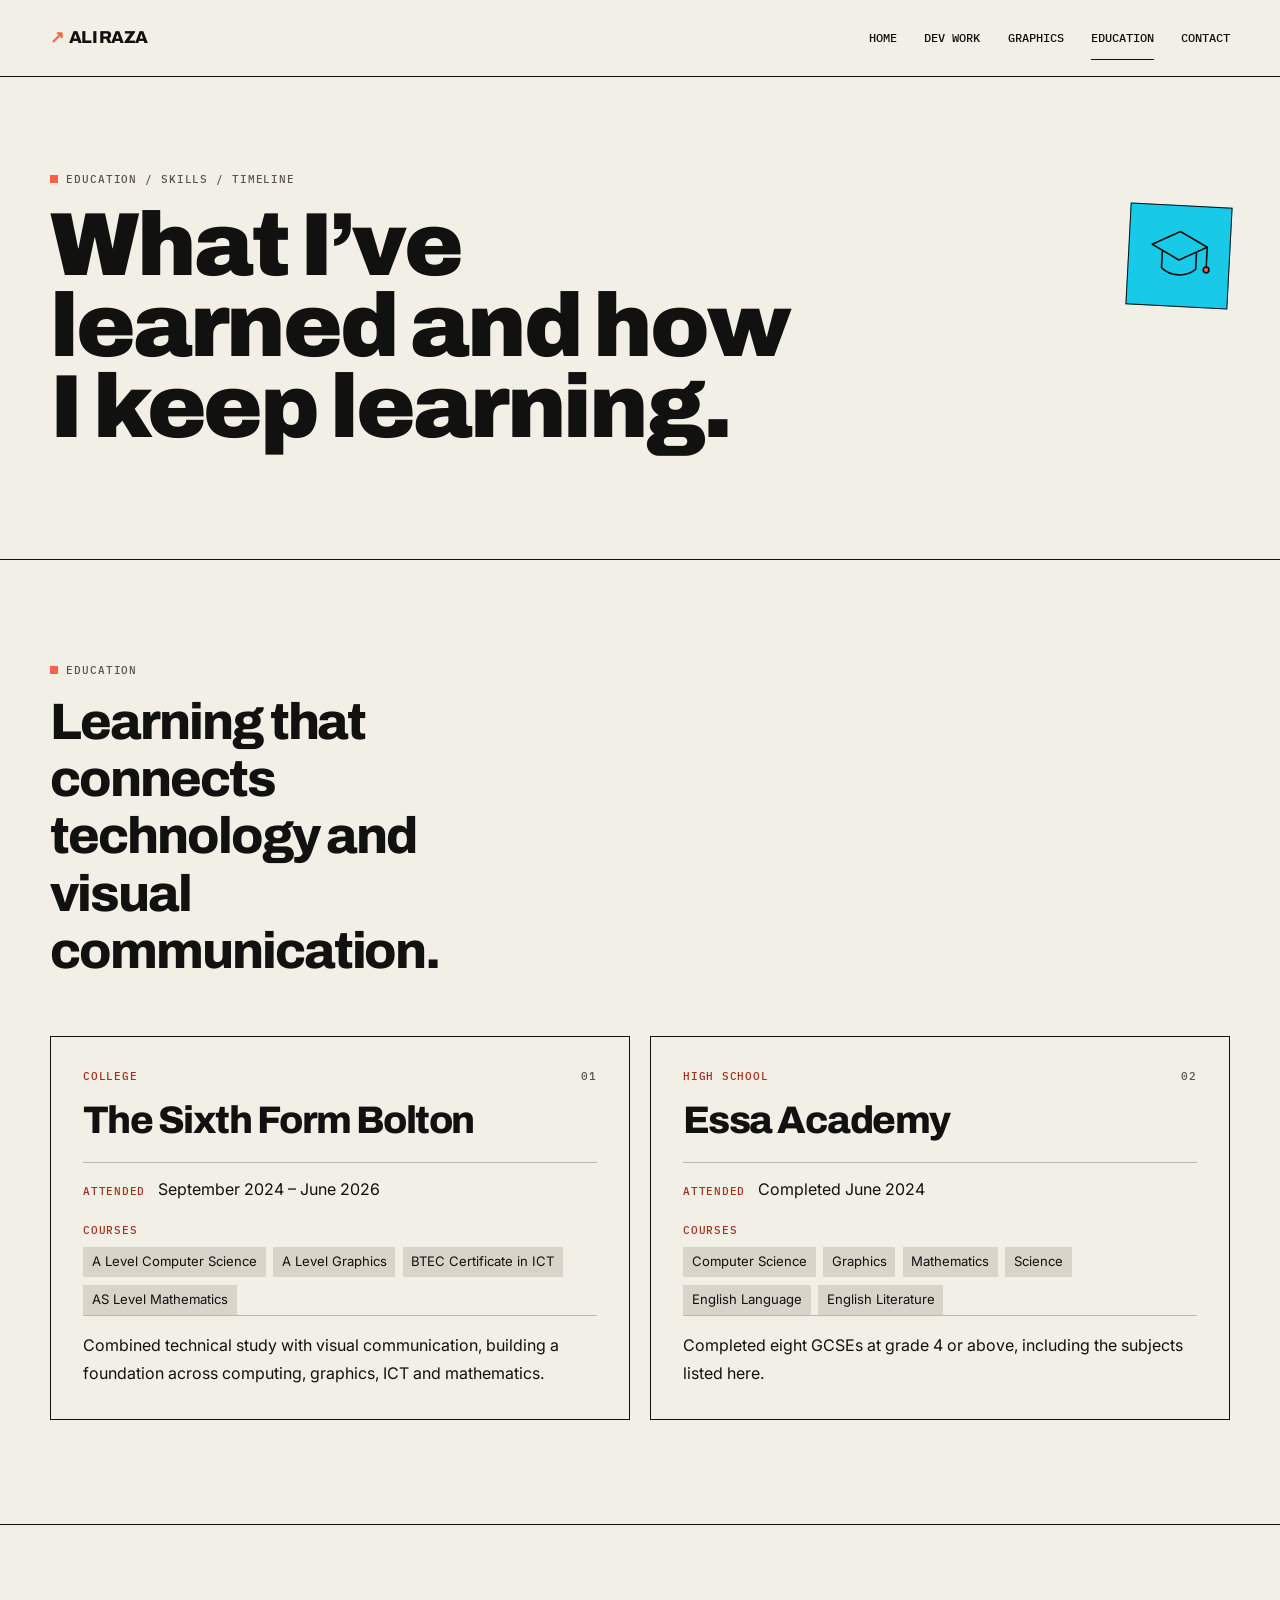
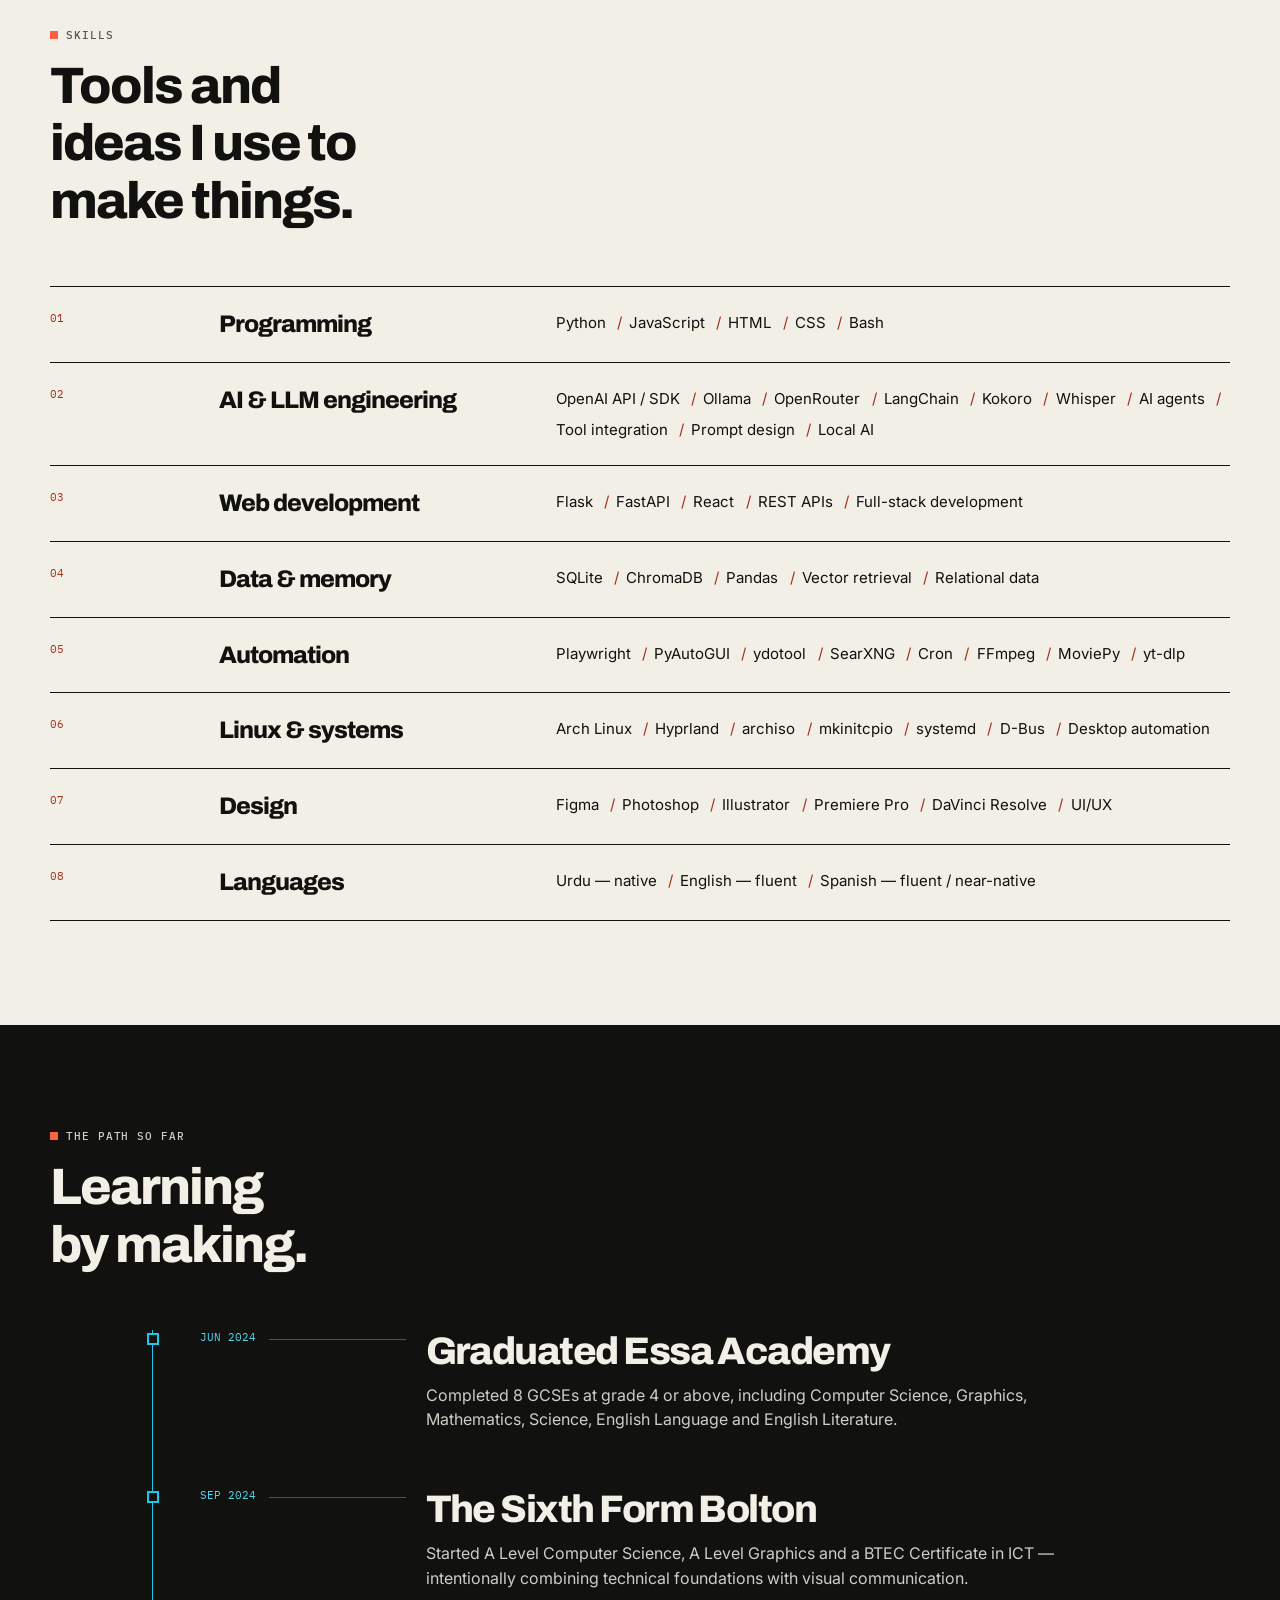
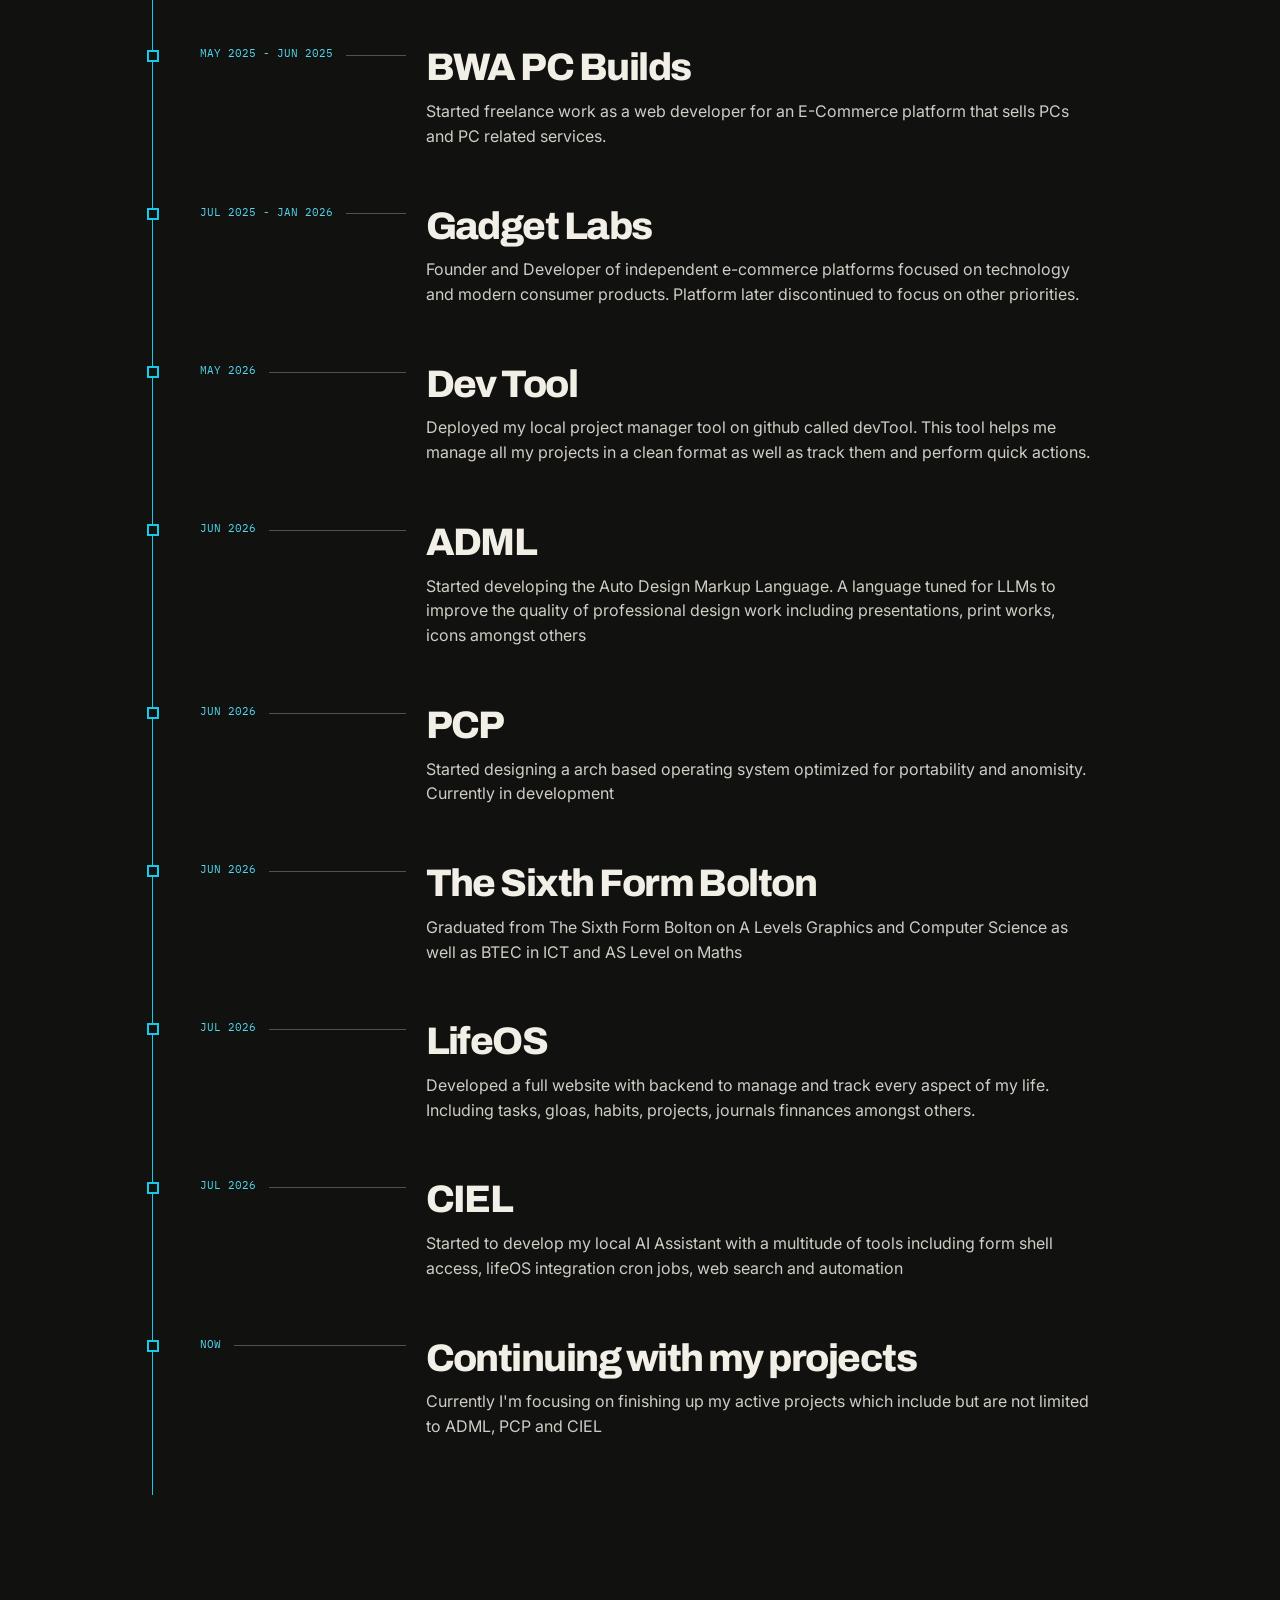
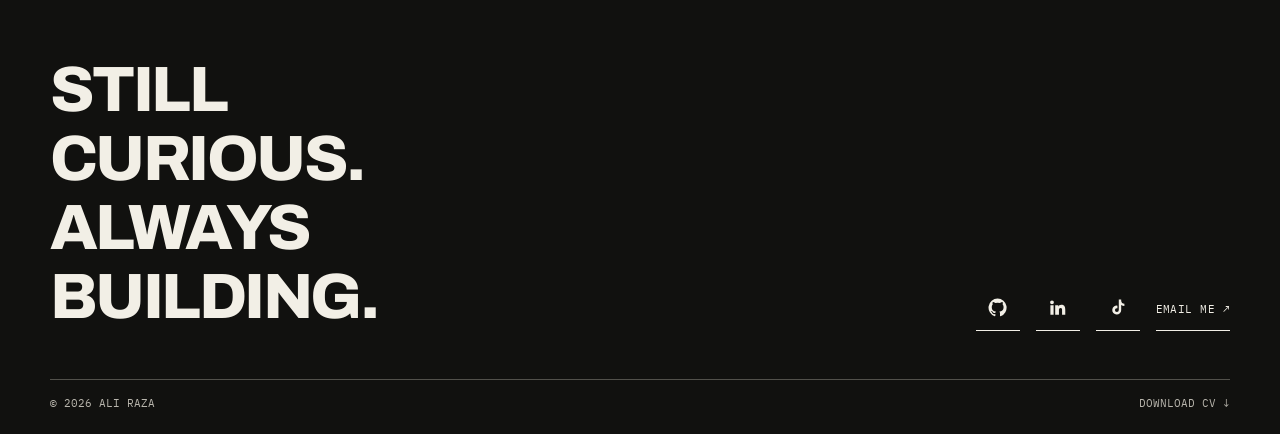
<file: skills.html>
<!doctype html>
<html lang="en">
  <head>
    <meta charset="utf-8">
    <meta name="viewport" content="width=device-width,initial-scale=1">
    <meta name="description" content="Education, skills and learning journey of Ali Raza.">
    <meta name="theme-color" content="#f2efe6">
    <link rel="canonical" href="https://ali-raza-h.github.io/Portfolio/skills.html">
    <meta property="og:type" content="website">
    <meta property="og:title" content="Education — Ali Raza">
    <meta property="og:description" content="Education, skills and learning journey of Ali Raza.">
    <meta property="og:url" content="https://ali-raza-h.github.io/Portfolio/skills.html">
    <meta property="og:image" content="https://ali-raza-h.github.io/Portfolio/assets/social/og-skills.png">
    <meta property="og:image:width" content="1200">
    <meta property="og:image:height" content="630">
    <meta property="og:image:alt" content="Ali Raza skills and professional journey.">
    <meta name="twitter:card" content="summary_large_image">
    <meta name="twitter:title" content="Education — Ali Raza">
    <meta name="twitter:description" content="Education, skills and learning journey of Ali Raza.">
    <meta name="twitter:image" content="https://ali-raza-h.github.io/Portfolio/assets/social/og-skills.png">
    <title>Education — Ali Raza</title>
    <link rel="icon" type="image/svg+xml" href="assets/icons/favicon.svg">
    <link rel="icon" type="image/png" sizes="32x32" href="assets/icons/favicon-32.png">
    <link rel="apple-touch-icon" href="assets/icons/apple-touch-icon.png">
    <link rel="preconnect" href="https://fonts.googleapis.com">
    <link rel="preconnect" href="https://fonts.gstatic.com" crossorigin>
    <link
      href="https://fonts.googleapis.com/css2?family=Archivo:wght@600;700;800;900&family=IBM+Plex+Mono:wght@400;500;600&family=Inter:wght@400;500;600&display=swap"
      rel="stylesheet">
    <link rel="stylesheet" href="css/global.css">
    <link rel="stylesheet" href="css/portfolio.css">
    <link rel="stylesheet" href="css/custom.css">
    <script src="js/nav.js" defer></script>
    <script src="js/site.js" defer></script>
  </head>
  <body data-page="skills">
    <a class="skip-link" href="#main-content">Skip to content</a>
    <nav class="site-nav" aria-label="Primary navigation">
      <div
        class="page nav-inner">
        <a class="brand" href="index.html" data-name>Ali Raza</a>
        <button class="hamburger" type="button"
          aria-label="Open navigation menu" aria-expanded="false"
          aria-controls="site-nav-links">
          <span>
          </span>
        </button>
        <div class="nav-links" id="site-nav-links">
          <a href="index.html">Home</a>
          <a href="projects.html">Dev Work</a>
          <a href="graphics.html">Graphics</a>
          <a href="skills.html" aria-current="page">Education</a>
          <a href="contact.html">Contact</a>
        </div>
      </div>
    </nav>
    <main id="main-content" tabindex="-1">
      <header class="page-intro page">
        <p class="eyebrow">Education / skills / timeline</p>
        <div class="hero-heading hero-heading-education">
          <h1>What I’ve learned and how I keep learning.</h1>
          <span class="hero-icon" aria-hidden="true">
            <svg viewBox="0 0 72 72" fill="none">
              <path d="m7 25 29-15 29 15-29 15L7 25Z" />
              <path d="M18 32v17c10 9 26 9 36 0V32M65 26v19" />
              <circle cx="65" cy="49" r="3" class="hero-icon-fill" />
            </svg>
          </span>
        </div>
      </header>
      <section class="section education-section">
        <div class="page">
          <div class="section-head">
            <p class="section-label">Education</p>
            <h2>Learning that connects technology and visual communication.</h2>
          </div>
          <div class="education-list" data-education></div>
        </div>
      </section>
      <section class="section">
        <div class="page">
          <div class="section-head">
            <p class="section-label">Skills</p>
            <h2>Tools and ideas I use to make things.</h2>
          </div>
          <div class="skills-list" data-skills></div>
        </div>
      </section>
      <section class="section journey">
        <div class="page">
          <div class="section-head">
            <p class="section-label">The path so far</p>
            <h2>Learning by making.</h2>
          </div>
          <div data-journey></div>
        </div>
      </section>
    </main>
    <footer class="site-footer">
      <div class="page">
        <div class="footer-top">
          <p class="footer-title">Still curious. Always building.</p>
          <div data-socials></div>
        </div>
        <div
          class="footer-bottom">
          <span>© 2026 <span data-name>Ali Raza</span>
          </span>
          <a data-cv-download>Download CV ↓</a>
        </div>
      </div>
    </footer>
  </body>
</html>
</file>
<file: css/global.css>
@import url("reset.css");
@import url("project-links.css");
@import url("timeline-motion.css");
:root {
  --ink: #11110f;
  --paper: #f2efe6;
  --soft: #d8d4ca;
  --line: #bbb7ad;
  --electric: #18c9e8;
  --coral: #ff5f45;
  --coral-ink: #a52e1d;
  --muted: #67645d;
  --display: "Archivo",Arial,sans-serif;
  --body: "Inter",Arial,sans-serif;
  --mono: "IBM Plex Mono",monospace;
  --motion-fast: 180ms;
  --motion-standard: 280ms;
  --motion-reveal: 650ms;
  --motion-ease: cubic-bezier(.2,.7,.2,1);
  --page: min(1180px,calc(100% - 48px));
}
html {
  background: var(--paper);
}
body {
  background: var(--paper);
  color: var(--ink);
  font: 16px/1.55 var(--body);
}
a {
  transition: color var(--motion-fast) ease,
    background-color var(--motion-fast) ease,
    border-color var(--motion-fast) ease;
}
::selection {
  background: var(--electric);
  color: var(--ink);
}
.page {
  margin-inline: auto;
  width: var(--page);
}
.site-nav {
  border-bottom: 1px solid var(--ink);
}
.skip-link {
  background: var(--ink);
  color: var(--paper);
  font: 600 .75rem var(--mono);
  left: 1rem;
  padding: .8rem 1rem;
  position: fixed;
  text-transform: uppercase;
  top: 1rem;
  transform: translateY(-200%);
  z-index: 20;
}
.skip-link:focus-visible {
  transform: translateY(0);
}
.nav-inner {
  align-items: center;
  display: flex;
  justify-content: space-between;
  min-height: 76px;
}
.brand {
  font: 800 1.08rem/1 var(--display);
  letter-spacing: -.04em;
  text-transform: uppercase;
}
.brand::before {
  color: var(--coral);
  content: "↗";
  margin-right: .35rem;
}
.nav-links {
  display: flex;
  gap: 1.7rem;
  font: 500 .75rem/1 var(--mono);
  text-transform: uppercase;
}
.nav-links a {
  align-items: center;
  border-bottom: 1px solid transparent;
  display: inline-flex;
  min-height: 44px;
  padding: .38rem 0;
}
.nav-links a:hover,
.nav-links a[aria-current="page"] {
  border-color: var(--ink);
}
.hamburger {
  display: none;
}
.nav-progress {
  display: none;
}
.eyebrow,
.section-label {
  color: #57544d;
  font: 500 .69rem/1.2 var(--mono);
  letter-spacing: .08em;
  text-transform: uppercase;
}
.eyebrow::before,
.section-label::before {
  background: var(--coral);
  content: "";
  display: inline-block;
  height: .52rem;
  margin-right: .5rem;
  width: .52rem;
}
.button,
.text-link {
  align-items: center;
  min-height: 44px;
  border: 1px solid var(--ink);
  display: inline-flex;
  font: 600 .72rem/1 var(--mono);
  letter-spacing: .04em;
  padding: 1rem 1.2rem;
  text-transform: uppercase;
}
.button:hover {
  background: var(--ink);
  color: var(--paper);
}
.button.acid {
  background: var(--electric);
}
.button.acid:hover {
  background: var(--coral);
  color: var(--ink);
}
.text-link {
  border-width: 0 0 1px;
  padding: .2rem 0;
}
.text-link:hover {
  color: var(--coral-ink);
}
.section {
  border-top: 1px solid var(--ink);
  padding: 6.5rem 0;
}
.section-head {
  /*display: flex;*/
  justify-content: space-between;
  margin-bottom: 3.5rem;
}
.section-head h2 {
  font: 800 clamp(2rem,4vw,4rem)/.95 var(--display);
  letter-spacing: -.07em;
  max-width: 12ch;
  margin: 1.2rem 0 2rem
}
.site-footer {
  background: var(--ink);
  color: var(--paper);
  padding: 3.5rem 0 1.5rem;
}
.footer-top {
  align-items: end;
  border-bottom: 1px solid #52514b;
  display: flex;
  justify-content: space-between;
  padding-bottom: 3rem;
}
.footer-title {
  font: 800 clamp(2rem,5vw,4.5rem)/.86 var(--display);
  letter-spacing: -.07em;
  max-width: 10ch;
  text-transform: uppercase;
}
.footer-bottom {
  color: #b9b6ad;
  display: flex;
  font: .68rem var(--mono);
  justify-content: space-between;
  padding-top: 1rem;
  text-transform: uppercase;
}
[data-socials] {
  display: flex;
  flex-wrap: wrap;
  gap: 1rem;
}
[data-socials] a,
[data-socials] .social-placeholder {
  align-items: center;
  border-bottom: 1px solid currentColor;
  display: inline-flex;
  justify-content: center;
  min-height: 44px;
  min-width: 44px;
  font: .7rem var(--mono);
  padding-bottom: .2rem;
  text-transform: uppercase;
}
[data-socials] a:hover {
  color: var(--coral-ink);
}
.site-footer [data-socials] a:hover {
  color: #51d7ed;
}
[data-socials] .social-placeholder {
  color: #c5c1b8;
  cursor: help;
}
[data-socials] svg {
  height: 1.2rem;
  width: 1.2rem;
}
.content-error-message {
  background: var(--ink);
  border-left: .35rem solid var(--coral);
  color: var(--paper);
  margin: 1.5rem auto;
  max-width: 1180px;
  padding: 1rem 1.25rem;
  width: calc(100% - 48px);
}
.content-error-message strong {
  color: #51d7ed;
}
.journey .section-label {
  color: #d0cdc5;
}
@media (max-width:700px) {
  :root {
    --page: min(100% - 32px,1180px);
  }
  .hamburger {
    align-items: center;
    display: inline-flex;
    font: 1.25rem/1 var(--mono);
    height: 44px;
    justify-content: center;
    min-width: 44px;
  }
  .hamburger::before {
    content: "+";
  }
  .hamburger span {
    display: none;
  }
  .nav-links {
    background: var(--paper);
    border-bottom: 1px solid var(--ink);
    display: none;
    flex-direction: column;
    gap: 0;
    left: 0;
    padding: 1rem 16px;
    position: absolute;
    right: 0;
    top: 76px;
    z-index: 5;
  }
  .site-nav.nav-open .nav-links {
    display: flex;
  }
  .nav-links a {
    min-height: 44px;
    padding: .9rem 0;
    width: 100%;
  }
  .site-nav.nav-open .hamburger::before {
    content: "×";
  }
  .section {
    padding: 4rem 0;
  }
  .section-head,
  .footer-top,
  .footer-bottom {
    align-items: start;
    flex-direction: column;
    gap: 1.5rem;
  }
}
</file>
<file: css/portfolio.css>
.home-hero {
  align-items: end;
  display: grid;
  grid-template-columns: 1.35fr .65fr;
  min-height: calc(100svh - 76px);
  padding: 4.5rem 0 3.5rem;
}
.hero-copy {
  padding-bottom: 2rem;
}
.home-hero h1 {
  font: 900 clamp(3.5rem,7vw,7rem)/.98 var(--display);
  letter-spacing: -.045em;
  margin: 1.3rem 0 2rem;
  max-width: 10ch;
}
.hero-intro {
  font-size: 1.08rem;
  max-width: 44rem;
}
.hero-actions {
  display: flex;
  flex-wrap: wrap;
  gap: .75rem;
  margin-top: 2.5rem;
}
.hero-socials {
  align-items: center;
  border-top: 1px solid var(--line);
  display: flex;
  gap: 1rem;
  margin-top: 2rem;
  padding-top: 1rem;
}
.hero-socials > span {
  color: var(--muted);
  font: .65rem var(--mono);
  text-transform: uppercase;
}
.hero-socials [data-socials] {
  gap: .85rem;
}
.hero-socials [data-socials] a,
.hero-socials [data-socials] .social-placeholder {
  border: 0;
  color: var(--ink);
  padding: 0;
}
.hero-socials [data-socials] a:hover {
  color: var(--coral-ink);
}
.portrait-wrap {
  align-self: center;
  border-left: 1px solid var(--ink);
  margin: 0;
  min-height: 470px;
  position: relative;
}
.portrait-wrap img {
  bottom: 0;
  filter: grayscale(1) contrast(1.05);
  height: 88%;
  object-fit: cover;
  object-position: center top;
  position: absolute;
  right: 0;
  width: 88%;
}
.portrait-note {
  background: var(--electric);
  font: 600 .65rem/1.3 var(--mono);
  left: -1px;
  letter-spacing: .04em;
  padding: .8rem;
  position: absolute;
  top: 0;
  z-index: 1;
}
.about-copy {
  display: grid;
  gap: 2rem;
  grid-template-columns: 1fr 1fr;
  max-width: 880px;
}
.about-copy p {
  font-size: 1rem;
}
.facts {
 /*  border-top: 1px solid var(--ink); */
  display: grid;
  grid-template-columns: repeat(3,1fr);
  margin-top: 5rem;
}
.facts div {
  border-right: 1px solid var(--ink);
  padding: 1.1rem 1rem 0 0;
}
.facts div + div {
  padding-left: 1rem;
}
.facts strong {
  display: block;
  font: 800 clamp(2rem,4vw,3.6rem)/1.08 var(--display);
  letter-spacing: -.045em;
}
.facts span {
  color: var(--muted);
  font: .68rem var(--mono);
  text-transform: uppercase;
}
.page-intro {
  padding: 6rem 0 5rem;
}
.page-intro h1,
.contact-main h1 {
  font: 900 clamp(3rem,7vw,6.8rem)/1.02 var(--display);
  letter-spacing: -.035em;
  margin: 1.2rem 0 2rem;
  max-width: 13ch;
}
.page-intro > p:last-child {
  font-size: 1.1rem;
  max-width: 44rem;
}
.project {
  border-top: 1px solid var(--ink);
  display: grid;
  grid-template-columns: 1fr 5fr 1.3fr;
  padding: 2rem 0 3.5rem;
}
.project:last-child {
  border-bottom: 1px solid var(--ink);
}
.project-index,
.project-side {
  color: var(--muted);
  font: .68rem var(--mono);
  letter-spacing: .06em;
  text-transform: uppercase;
}
.project-main h2 {
  font: 800 clamp(2.5rem,5vw,4.6rem)/1 var(--display);
  letter-spacing: -.045em;
  margin: .25rem 0 1.4rem;
}
.project-subtitle {
  color: var(--coral-ink);
  font: .72rem var(--mono);
  text-transform: uppercase;
}
.project-summary {
  font-size: 1rem;
  max-width: 44rem;
}
.project ul {
  margin: 1.5rem 0;
  max-width: 46rem;
}
.project li {
  font-size: .90rem;
  margin: .5rem 0;
  padding-left: 1rem;
  position: relative;
}
.project li::before {
  content: "•";
  left: 0;
  position: absolute;
}
.tags {
  display: flex;
  flex-wrap: wrap;
  gap: .4rem;
}
.tags span {
  border: 1px solid var(--line);
  font: .65rem var(--mono);
  padding: .25rem .45rem;
}
.project-side span {
  border-bottom: 1px solid var(--ink);
  padding-bottom: .2rem;
}
.skill-row {
  border-top: 1px solid var(--ink);
  display: grid;
  grid-template-columns: 1fr 2fr 4fr;
  padding: 1.5rem 0;
}
.skill-row:last-child {
  border-bottom: 1px solid var(--ink);
}
.skill-row > p {
  color: var(--coral-ink);
  font: .7rem var(--mono);
}
.skill-row h2,
.journey-item h2 {
  font: 800 1.5rem/1.1 var(--display);
  letter-spacing: -.035em;
}
.skill-row div {
  display: flex;
  flex-wrap: wrap;
  gap: .45rem;
}
.skill-row span {
  font-size: .94rem;
}
.skill-row span:not(:last-child)::after {
  color: var(--coral-ink);
  content: " /";
  margin-left: .45rem;
}
.journey {
  background: var(--ink);
  color: var(--paper);
}
.journey-item {
  border-top: 1px solid #52514b;
  display: grid;
  grid-template-columns: 1fr 4fr;
  padding: 1.6rem 0;
}
.journey-item time {
  color: #51d7ed;
  font: .7rem var(--mono);
  text-transform: uppercase;
}
.journey-item h2 {
  font-size: clamp(1.5rem,3vw,2.4rem);
  line-height: 1.12;
}
.journey-item p {
  color: #d0cdc5;
  margin-top: .6rem;
  max-width: 42rem;
}
.contact-main {
  min-height: calc(100svh - 210px);
  padding: 8rem 0;
}
.contact-main > p:not(.eyebrow) {
  font-size: 1.1rem;
  max-width: 40rem;
}
.contact-links {
  display: flex;
  gap: .75rem;
  margin-top: 2.5rem;
}
.contact-socials {
  border-top: 1px solid var(--ink);
  margin-top: 6rem;
  padding-top: 1rem;
}
.contact-socials [data-socials] {
  margin-top: 1rem;
}
.contact-socials [data-socials] a:hover {
  color: var(--coral-ink);
}
/*
  Base gallery rules. The mosaic layout, column spans and row packing for
  graphics pieces live in css/custom.css, which loads last and overrides
  these. Kept here as a sane fallback if that file is ever removed.
*/
.graphics-gallery {
  display: grid;
  gap: 1.2rem;
  grid-template-columns: repeat(12,1fr);
}
.graphic-piece {
  grid-column: span 4;
  margin: 0;
}
.graphic-piece.graphic-tall {
  grid-column: span 5;
}
.graphic-piece.graphic-wide {
  grid-column: span 7;
}
.graphic-image {
  background: #d0cdc5;
  min-height: 0;
  overflow: hidden;
  position: relative;
}
.graphic-image img {
  height: auto;
  max-width: 100%;
  object-fit: contain;
  position: static;
  width: 100%;
}
.graphic-image.image-missing {
  align-items: center;
  background: var(--soft);
  display: flex;
  justify-content: center;
  min-height: 12rem;
  padding: 1rem;
  text-align: center;
}
.image-fallback {
  color: var(--ink);
  font: 600 .72rem var(--mono);
  letter-spacing: .04em;
  text-transform: uppercase;
}
.graphic-piece figcaption {
  border-bottom: 1px solid var(--ink);
  padding: 1rem 0 1.4rem;
}
.graphic-piece figcaption span {
  color: #57544d;
  font: .65rem var(--mono);
  text-transform: uppercase;
}
.graphic-piece h2,
.graphic-piece h3 {
  font: 800 clamp(1.6rem,3vw,2.8rem)/.9 var(--display);
  letter-spacing: -.06em;
  margin-top: .45rem;
}
@media (max-width:700px) {
  .home-hero {
    display: block;
    min-height: auto;
    padding: 4.5rem 0;
  }
  .home-hero h1 {
    font-size: clamp(3.35rem,14vw,5rem);
  }
  .portrait-wrap {
    border-left: 0;
    border-top: 1px solid var(--ink);
    margin-top: 3rem;
    min-height: 360px;
  }
  .portrait-wrap img {
    height: 90%;
    width: 90%;
  }
  .about-copy {
    display: block;
  }
  .about-copy p + p {
    margin-top: 1.5rem;
  }
  .facts {
    grid-template-columns: 1fr;
    margin-top: 3rem;
  }
  .facts div,
  .facts div + div {
    border-bottom: 1px solid var(--ink);
    border-right: 0;
    padding: 1rem 0;
  }
  .section-head {
    margin-bottom: 2.5rem;
  }
  .page-intro,
  .contact-main {
    padding: 4.5rem 0;
  }
  .project {
    grid-template-columns: 1fr;
    padding: 1.5rem 0 2.5rem;
  }
  .project-index {
    margin-bottom: 1rem;
  }
  .project-side {
    margin-top: 1.3rem;
  }
  .skill-row {
    gap: 1rem;
    grid-template-columns: 45px 1fr;
  }
  .skill-row div {
    grid-column: 2;
  }
  .journey-item {
    gap: 1rem;
    grid-template-columns: 70px 1fr;
  }
  .contact-links {
    align-items: start;
    flex-direction: column;
  }
  .contact-main {
    min-height: auto;
  }
  .contact-socials {
    margin-top: 4rem;
  }
  .graphics-gallery {
    display: block;
  }
  .graphic-piece {
    margin-bottom: 2.5rem;
  }
  .graphic-image,
  .graphic-tall .graphic-image,
  .graphic-wide .graphic-image {
    min-height: 0;
  }
}
</file>
<file: css/custom.css>
/*
  YOUR STYLE CONTROLS
  ===================
  Make visual changes in this file. It loads LAST, so its rules override the
  rest of the portfolio without you needing to hunt through CSS files.

  Example:
    .home-hero h1 { font-size: 6rem; }
    .project-summary { max-width: 55rem; }

  Add new overrides below. Keep the existing class names unchanged.
*/

:root {
  /* Core colours */
  --ink: #11110f;
  --paper: #f2efe6;
  --electric: #18c9e8;
  --coral: #ff5f45;
  --muted: #57544d;

  /* Site-wide sizing */
  --page: min(1180px, calc(100% - 48px));

  /*
    Mosaic gallery
    --mosaic-row-unit must match MOSAIC_ROW_UNIT in js/site.js, which counts
    the implicit grid rows each piece spans. --mosaic-column-gap is the visual
    gutter; it is expressed with clamp() so it shrinks on small screens
    instead of eating a fixed amount of a narrow viewport.
  */
  --mosaic-row-unit: 8px;
  --mosaic-column-gap: clamp(.85rem, 1.4vw, 1.25rem);
}

/* Keep display type expressive without crushing counters or line spacing. */
.home-hero h1,
.page-intro h1,
.contact-main h1 {
  line-height: 0.9;
  letter-spacing: -.035em;
  text-wrap: balance;
}

.section-head h2 {
  line-height: 1.08;
  letter-spacing: -.04em;
  margin: 1rem 0 1.5rem;
  text-wrap: balance;
}

.project-main h2 {
  line-height: 1;
  letter-spacing: -.045em;
  margin-bottom: 1.2rem;
  text-wrap: balance;
}

.experience-body h3,
.education-card h3,
.graphic-case-header h2,
.graphic-piece-copy h3 {
  line-height: 1.08;
  letter-spacing: -.035em;
  text-wrap: balance;
}

.skill-row h2,
.journey-item h2 {
  line-height: 1.12;
  letter-spacing: -.035em;
  text-wrap: balance;
}

.about-heading h2 {
  line-height: 1.02;
  letter-spacing: -.045em;
  text-wrap: balance;
}

.footer-title {
  line-height: 1.08;
  letter-spacing: -.045em;
  text-wrap: balance;
}

/* Home */
/* .home-hero h1 { font-size: clamp(3.5rem, 7vw, 7rem); } */
/* .hero-intro { max-width: 44rem; } */

/* Built with intent */
.about-section {
  overflow: hidden;
}

.about-layout {
  align-items: start;
  display: grid;
  gap: clamp(2.5rem, 7vw, 7rem);
  grid-template-columns: minmax(220px, .78fr) minmax(0, 1.65fr);
}

.about-heading {
  min-height: 100%;
  overflow: hidden;
  position: relative;
}

.about-heading .eyebrow {
  margin: .3rem 0 2.2rem;
}
.about-heading .eyebrow,
.about-card-index,
.experience-meta,
.experience-organization,
.contact-row > span {
  color: #57544d;
}
.experience-meta .experience-type {
  color: var(--coral-ink);
}

.about-heading h2 {
  font: 900 clamp(3.4rem, 6.5vw, 6.5rem)/.82 var(--display);
  letter-spacing: -.09em;
  max-width: 5ch;
  position: relative;
  z-index: 1;
}

.about-heading-mark {
  color: var(--coral);
  display: block;
  font: 400 clamp(9rem, 18vw, 17rem)/.7 var(--body);
  margin: 3.5rem 0 0 -.65rem;
  opacity: .88;
  transform: rotate(-12deg);
}

.about-copy {
  display: grid;
  gap: 0 1.5rem;
  grid-template-columns: repeat(2, minmax(0, 1fr));
  max-width: none;
}

.about-card {
  border-top: 1px solid var(--ink);
  display: flex;
  flex-direction: column;
  min-height: 250px;
  padding: 1.1rem 0 1.6rem;
}

.about-card:nth-child(n + 3) {
  border-bottom: 1px solid var(--ink);
}

.about-card-top {
  align-items: center;
  display: flex;
  justify-content: space-between;
  margin-bottom: 1.4rem;
}

.about-card-index {
  color: #57544d;
  font: .65rem var(--mono);
  letter-spacing: .07em;
}

.about-icon {
  align-items: center;
  background: var(--electric);
  border-radius: 50%;
  display: inline-flex;
  height: 3.2rem;
  justify-content: center;
  transition: background-color var(--motion-standard) ease,
    transform var(--motion-standard) var(--motion-ease);
  width: 3.2rem;
}

.about-card:nth-child(2) .about-icon {
  background: var(--coral);
  color: var(--ink);
}

.about-card:nth-child(3) .about-icon {
  background: var(--ink);
  color: var(--paper);
}

.about-card:nth-child(4) .about-icon {
  background: #d6d0bb;
  color: var(--ink);
}

.about-icon svg {
  fill: none;
  height: 1.6rem;
  stroke: currentColor;
  stroke-linecap: round;
  stroke-linejoin: round;
  stroke-width: 1.6;
  width: 1.6rem;
}

.about-card:hover .about-icon {
  transform: rotate(-8deg) scale(1.08);
}

.about-card p {
  font-size: .93rem;
  line-height: 1.7;
  max-width: 37rem;
}

@media (max-width: 700px) {
  .about-layout {
    gap: 2.5rem;
    grid-template-columns: 1fr;
  }

  .about-heading {
    min-height: auto;
  }

  .about-heading .eyebrow {
    margin-bottom: 1.4rem;
  }

  .about-heading h2 {
    font-size: clamp(3.5rem, 15vw, 5.5rem);
    max-width: 8ch;
  }

  .about-heading-mark {
    font-size: 8rem;
    margin: -2.8rem 0 0 auto;
    position: absolute;
    right: .2rem;
    top: 1.3rem;
  }

  .about-copy {
    gap: 0 1rem;
  }

  .about-card {
    min-height: 0;
    padding: 1rem 0 1.35rem;
  }

  .about-card p {
    font-size: .88rem;
  }
}

@media (prefers-reduced-motion: reduce) {
  .education-card,
  .about-icon,
  .experience-arrow {
    transition: none;
  }

  .education-card:hover,
  .about-card:hover .about-icon,
  .experience-card:hover .experience-arrow {
    transform: none;
  }
}

@media (max-width: 460px) {
  .about-copy {
    grid-template-columns: 1fr;
  }

  .about-card:nth-child(n) {
    border-bottom: 0;
  }

  .about-card:last-child {
    border-bottom: 1px solid var(--ink);
  }
}

/* Work experience */
.experience-list {
  border-top: 1px solid var(--ink);
}

.experience-card {
  align-items: start;
  border-bottom: 1px solid var(--ink);
  display: grid;
  gap: 1.25rem 2rem;
  grid-template-columns: minmax(9rem, .75fr) minmax(0, 2fr) auto;
  padding: 1.6rem 0 2rem;
}

.experience-meta {
  color: #57544d;
  display: flex;
  flex-direction: column;
  font: .67rem/1.6 var(--mono);
  gap: .65rem;
  letter-spacing: .04em;
  text-transform: uppercase;
}

.experience-type {
  color: var(--coral-ink);
}

.experience-organization {
  color: #57544d;
  font: .7rem var(--mono);
  letter-spacing: .06em;
  text-transform: uppercase;
}

.experience-body h3,
.education-card h3 {
  font: 800 clamp(1.8rem, 3vw, 3rem)/1.08 var(--display);
  letter-spacing: -.035em;
  margin: .65rem 0 1rem;
}

.experience-summary {
  font-size: 1rem;
  max-width: 44rem;
}

.experience-body ul {
  display: grid;
  gap: .45rem;
  margin-top: 1rem;
}

.experience-body li {
  font-size: .9rem;
  padding-left: 1rem;
  position: relative;
}

.experience-body li::before {
  color: var(--coral-ink);
  content: "↗";
  left: 0;
  position: absolute;
}

.experience-arrow {
  color: var(--electric);
  font: 1.5rem/1 var(--mono);
  transition: transform var(--motion-standard) var(--motion-ease);
}

.experience-card:hover .experience-arrow {
  transform: translate(3px, -3px);
}

@media (max-width: 700px) {
  .experience-card {
    gap: .75rem 1rem;
    grid-template-columns: minmax(0, 1fr) auto;
  }

  .home-hero h1,
  .page-intro h1,
  .contact-main h1 {
    line-height: 1.04;
    letter-spacing: -.03em;
  }

  .experience-meta {
    flex-direction: row;
    flex-wrap: wrap;
    grid-column: 1 / -1;
    justify-content: space-between;
  }

  .experience-body {
    grid-column: 1;
  }

  .experience-arrow {
    grid-column: 2;
    grid-row: 2;
  }
}

/* Education cards */
.education-list {
  display: grid;
  gap: 1.25rem;
  grid-template-columns: repeat(2, minmax(0, 1fr));
}

.education-card {
  align-items: start;
  background: var(--paper);
  border: 1px solid var(--ink);
  display: flex;
  flex-direction: column;
  min-width: 0;
  padding: clamp(1.25rem, 2.6vw, 2rem);
  transition: background-color var(--motion-standard) ease,
    transform var(--motion-standard) var(--motion-ease);
}

.education-card:hover {
  background: color-mix(in srgb, var(--electric) 10%, var(--paper));
  transform: translateY(-3px);
}

.education-card-header {
  align-items: center;
  display: flex;
  justify-content: space-between;
  width: 100%;
}

.education-level,
.education-index,
.education-timeframe > span,
.education-courses-label {
  color: var(--coral-ink);
  font: 500 .67rem/1.4 var(--mono);
  letter-spacing: .07em;
  text-transform: uppercase;
}

.education-index {
  color: var(--muted);
}

.education-card h3 {
  font: 800 clamp(1.65rem, 3vw, 2.5rem)/1.08 var(--display);
  letter-spacing: -.04em;
  margin: 1rem 0 1.25rem;
  text-wrap: balance;
}

.education-timeframe {
  align-items: baseline;
  border-top: 1px solid var(--line);
  display: flex;
  flex-wrap: wrap;
  gap: .35rem .8rem;
  line-height: 1.6;
  padding-top: .9rem;
  width: 100%;
}

.education-courses {
  margin-top: 1.25rem;
  width: 100%;
}

.education-courses-label {
  margin-bottom: .55rem;
}

.education-courses ul {
  display: flex;
  flex-wrap: wrap;
  gap: .45rem;
}

.education-courses li {
  align-items: baseline;
  background: var(--soft);
  display: inline-flex;
  flex-wrap: wrap;
  font-size: .82rem;
  gap: .25rem .55rem;
  line-height: 1.5;
  padding: .35rem .55rem;
}

.education-grade {
  color: var(--coral-ink);
  font: 500 .65rem var(--mono);
}

.education-description {
  border-top: 1px solid var(--line);
  line-height: 1.7;
  margin-top: auto;
  padding-top: 1rem;
  width: 100%;
}

/* Projects */
/* .project-summary { font-size: 1.1rem; } */
/* .tags span { border-color: var(--ink); } */

/* Graphics case studies */
.graphics-project-list {
  display: grid;
  gap: clamp(4rem, 9vw, 8rem);
}

.graphic-case-study {
  border-top: 1px solid var(--ink);
  padding-top: 1.25rem;
}

.graphic-case-header {
  align-items: end;
  display: flex;
  gap: 2rem;
  justify-content: space-between;
}

.graphic-case-index {
  color: var(--coral-ink);
  font: .68rem var(--mono);
  letter-spacing: .08em;
  text-transform: uppercase;
}

.graphic-case-header h2 {
  font: 900 clamp(3rem, 8vw, 7.5rem)/1.02 var(--display);
  letter-spacing: -.045em;
  margin-top: .8rem;
  text-wrap: balance;
}

.graphic-case-meta {
  display: flex;
  flex-wrap: wrap;
  gap: .45rem;
  justify-content: flex-end;
  padding-bottom: .4rem;
}

.graphic-case-meta span {
  border: 1px solid var(--line);
  font: .64rem var(--mono);
  padding: .45rem .6rem;
  text-transform: uppercase;
}

.graphic-case-overview {
  font-size: clamp(0.8rem, 0.8vw, 1.2rem);
  margin: 2rem 0 0;
  max-width: 54rem;
}

.graphic-case-narrative {
  display: grid;
  gap: 1.5rem 2.5rem;
  grid-template-columns: repeat(2, minmax(0, 1fr));
  margin: 3rem 0;
}

.graphic-story-block {
  border-top: 1px solid var(--line);
  padding-top: .9rem;
}

.graphic-story-block h3 {
  font: 700 .72rem var(--mono);
  letter-spacing: .06em;
  margin-bottom: .8rem;
  text-transform: uppercase;
}

.graphic-story-block p {
  font-size: clamp(.88rem, 1.15vw, .98rem);
  line-height: 1.75;
  max-width: 38rem;
}

.graphic-story-block p + p {
  margin-top: .8rem;
}

/*
  MOSAIC GALLERY
  ==============
  Pieces are laid out on a 12-column grid with dense flow. Each piece spans
  --art-span columns (set from the "width" you give it in content/site.json)
  and --art-rows implicit rows (computed in js/site.js from its height), which
  is what makes the gallery pack like a mosaic instead of a plain table.

  Sizing is relative throughout: column spans and unitless aspect ratios hold
  at any viewport width, so a phone, tablet and desktop all get a sane layout
  from the same numbers.
*/
.graphic-case-study .graphics-gallery {
  align-items: start;
  column-gap: var(--mosaic-column-gap);
  display: grid;
  grid-auto-flow: row dense;
  grid-auto-rows: var(--mosaic-row-unit);
  grid-template-columns: repeat(12, minmax(0, 1fr));
  row-gap: var(--mosaic-column-gap);
}

.graphic-case-study .graphic-piece {
  /*
    start, not stretch: the piece must hug its own content so the JS packer
    can measure a stable caption height. Stretching would feed the measured
    height back into itself on every repack.
  */
  align-self: start;
  background: var(--paper);
  border: 1px solid var(--line);
  display: flex;
  flex-direction: column;
  grid-column: span var(--art-span, 6);
  grid-row: span var(--art-rows, 1);
  margin: 0;
  min-width: 0;
  overflow: hidden;
  transition: border-color var(--motion-standard) ease,
    box-shadow var(--motion-standard) ease,
    transform var(--motion-standard) var(--motion-ease);
}

.graphic-piece-visual {
  background: #e5e1d8;
  margin: 0;
  overflow: hidden;
  position: relative;
}

.graphic-piece-visual::after {
  border: 1px solid rgb(17 17 15 / 10%);
  content: "";
  inset: 0;
  pointer-events: none;
  position: absolute;
}

.graphic-piece-visual .graphic-image {
  background: transparent;
  aspect-ratio: var(--art-ratio, auto);
  /* Guard rail so a very tall authored ratio cannot run off the screen.
     svh keeps it relative to the viewport, so it adapts per device. */
  max-height: 88svh;
}

.graphic-piece-copy {
  flex: 1;
  min-width: 0;
  padding: 1.15rem clamp(1rem, 2vw, 1.5rem) 1.5rem;
}

.graphic-piece-kicker {
  color: var(--coral-ink);
  font: .64rem var(--mono);
  letter-spacing: .07em;
  text-transform: uppercase;
}

.graphic-piece-copy h3 {
  font: 800 clamp(1.25rem, 2.2vw, 2.15rem)/1.08 var(--display);
  letter-spacing: -.035em;
  text-wrap: balance;
  margin: .5rem 0 .85rem;
  overflow-wrap: break-word;
}

.graphic-piece-description {
  border-left: 2px solid var(--electric);
  color: #57544d;
  font-size: clamp(.82rem, 1.1vw, .9rem);
  line-height: 1.72;
  overflow-wrap: break-word;
  padding: .1rem 0 .1rem .85rem;
}

.graphic-piece-description.is-placeholder {
  background: linear-gradient(110deg, rgb(24 201 232 / 10%), transparent 85%);
  border-left-width: 3px;
  color: var(--ink);
  min-height: clamp(9rem, 18vw, 15rem);
  padding: .85rem .9rem;
}

.graphic-case-study .graphic-piece[data-reveal] {
  opacity: 0;
  transform: translateY(18px);
  transition: opacity var(--motion-reveal) var(--motion-ease)
      var(--reveal-delay, 0ms),
    transform var(--motion-reveal) var(--motion-ease)
      var(--reveal-delay, 0ms),
    border-color var(--motion-standard) ease,
    box-shadow var(--motion-standard) ease;
}

.graphic-case-study .graphic-piece[data-reveal].is-visible {
  opacity: 1;
  transform: translateY(0);
}

.graphic-case-study .graphic-piece .graphic-piece-visual img {
  transition: transform var(--motion-standard) var(--motion-ease),
    filter var(--motion-standard) ease;
}

@media (hover: hover) and (prefers-reduced-motion: no-preference) {
  .graphic-case-study .graphic-piece:hover {
    border-color: var(--ink);
    box-shadow: 0 18px 42px rgb(17 17 15 / 12%);
    transform: translateY(-5px);
  }

  .graphic-case-study .graphic-piece:hover .graphic-piece-visual img {
    filter: saturate(1.08) contrast(1.035);
    transform: scale(1.035);
  }
}

/*
  Responsive mosaic
  The 12-column grid and dense flow work at every width. On narrow screens a
  fixed 4-column track becomes unusably thin, so the track count drops and
  each piece's span is re-derived in JS (--art-span-mobile) to keep roughly
  the same visual weight. All values are fluid: no fixed pixel heights.
*/
@media (max-width: 980px) {
  :root {
    --mosaic-column-gap: clamp(.75rem, 2vw, 1.1rem);
  }
}

@media (max-width: 700px) {
  :root {
    --mosaic-column-gap: clamp(.6rem, 2.5vw, .9rem);
  }

  .graphic-case-study .graphics-gallery {
    grid-template-columns: repeat(4, minmax(0, 1fr));
  }

  .graphic-case-study .graphic-piece {
    grid-column: span var(--art-span-mobile, 4);
  }

  .graphic-piece-copy {
    padding: .9rem 1rem 1.25rem;
  }

  .graphic-piece-description.is-placeholder {
    min-height: 0;
  }
}

@media (prefers-reduced-motion: reduce) {
  .graphic-case-study .graphic-piece[data-reveal] {
    opacity: 1;
    transform: none;
    transition: none;
  }
  .graphic-case-study .graphic-piece .graphic-piece-visual img {
    transition: none;
  }
}

.graphic-case-note {
  border-left: 3px solid var(--electric);
  color: var(--muted);
  font: .75rem var(--mono);
  margin-top: 1.5rem;
  padding: .8rem 1rem;
}

@media (max-width: 700px) {
  .graphic-case-header {
    align-items: start;
    flex-direction: column;
    gap: 1rem;
  }

  .graphic-case-meta {
    justify-content: flex-start;
  }

  .graphic-case-narrative {
    gap: 1.25rem;
    grid-template-columns: 1fr;
    margin: 2rem 0;
  }
}

/* Graphics */
/* .graphics-gallery { gap: 1.2rem; } */

/* Contact */
/* .contact-main h1 { max-width: 11ch; } */

/*
  GRAPHIC IMAGE CONTROLS
  Per piece in content/site.json, set "width" and/or "height" in design pixels
  (the numbers you would use on a 1200px canvas). "width" becomes a column span
  and the pair becomes an aspect ratio, so the mosaic packs automatically and
  stays proportional at any screen size.

  Optional per piece:
    "fit":      "contain" (default, never crops) or "cover" to fill the frame
    "position": crop focus, e.g. "center top" (only meaningful with cover)
    "scale":    multiplier on the column span
  Omit width/height and the image keeps its own proportions.
*/
.graphics-gallery .graphic-image {
  background: transparent;
  min-height: 0;
}

/* The frame takes its box from the declared ratio; the image then fills it
   with the per-piece fit, so a "cover" piece crops and a "contain" piece
   letterboxes rather than distorting. */
.graphic-image img {
  display: block;
  height: 100%;
  max-width: 100%;
  object-fit: var(--art-fit, contain);
  object-position: var(--art-position, center);
  position: static;
  width: 100%;
}

/* No declared ratio: let the image drive its own height. */
.graphic-image:not([class*="image-framed"]) img {
  height: auto;
}

.graphic-image.image-framed {
  background: #d0cdc5;
  overflow: hidden;
}

.graphic-piece:hover .graphic-image img {
  filter: contrast(1.04);
  transform: none;
}

/* Page-specific marks beside each main hero heading */
.hero-heading {
  align-items: flex-start;
  display: flex;
  gap: clamp(1rem, 3vw, 2.75rem);
  justify-content: space-between;
}

.hero-heading h1 {
  flex: 1 1 auto;
  min-width: 0;
  text-wrap: balance;
}

.hero-icon {
  align-items: center;
  aspect-ratio: 1;
  background: var(--electric);
  border: 1px solid var(--ink);
  display: inline-flex;
  flex: 0 0 clamp(4rem, 8vw, 6.5rem);
  justify-content: center;
  margin-top: 1.2rem;
  padding: clamp(.6rem, 1.5vw, 1rem);
  transform: rotate(3deg);
  transition: background-color var(--motion-standard) ease,
    transform var(--motion-standard) var(--motion-ease);
}

.hero-icon svg {
  fill: none;
  height: 100%;
  max-height: 4.5rem;
  stroke: currentColor;
  stroke-linecap: round;
  stroke-linejoin: round;
  stroke-width: 1.7;
  width: 100%;
}

.hero-icon .hero-icon-accent {
  stroke: var(--coral-ink);
  stroke-width: 2.5;
}

.hero-icon .hero-icon-fill {
  fill: var(--coral);
  stroke: var(--ink);
}

.hero-heading:hover .hero-icon {
  background: var(--coral);
  transform: rotate(-3deg) translateY(-3px);
}

@media (max-width: 700px) {
  .hero-heading {
    gap: .75rem;
  }

  .hero-icon {
    flex-basis: clamp(2.8rem, 12vw, 4rem);
    margin-top: 1.2rem;
    padding: .45rem;
  }
}

@media (prefers-reduced-motion: reduce) {
  .hero-icon {
    transition: none;
  }

  .hero-heading:hover .hero-icon {
    transform: none;
  }
}

/* Full brief attachment actions */
.graphic-brief-attachment {
  align-items: center;
  border: 1px solid var(--line);
  display: flex;
  flex-wrap: wrap;
  gap: .75rem 1.25rem;
  margin-top: 1.5rem;
  padding: .85rem 1rem;
  width: fit-content;
}

.graphic-brief-attachment > span {
  color: #57544d;
  font: .68rem var(--mono);
  letter-spacing: .05em;
  text-transform: uppercase;
}

.graphic-brief-attachment a {
  border-bottom: 1px solid var(--ink);
  font: 600 .68rem var(--mono);
  min-height: 32px;
  padding: .45rem 0;
  text-transform: uppercase;
}

.graphic-brief-attachment a:hover {
  color: var(--coral-ink);
}

@media (max-width: 460px) {
  .graphic-brief-attachment {
    align-items: flex-start;
    width: 100%;
  }
}

/* Shared large-type spacing: preserve the graphic display style without cramped lines. */
.home-hero h1,
.about-heading h2,
.footer-title,
.section-head h2,
.project-main h2,
.skill-row h2,
.journey-item h2,
.graphic-case-header h2,
.graphic-piece-copy h3 {
  line-height: 1.12;
  letter-spacing: -.04em;
  text-wrap: balance;
}

.home-hero h1 {
  line-height: 0.9;
  letter-spacing: -.045em;
}

.about-heading h2 {
  line-height: 1.02;
  letter-spacing: -.045em;
}

.footer-title {
  line-height: 1.08;
}

/* Contact details */
.contact-details {
  border-top: 1px solid var(--ink);
  margin-top: 5rem;
  max-width: 52rem;
  padding-top: 1rem;
}

.contact-row {
  align-items: baseline;
  border-bottom: 1px solid var(--line);
  display: flex;
  gap: 2rem;
  justify-content: space-between;
  padding: 1rem 0;
}

.contact-row > span {
  color: #57544d;
  font: .68rem var(--mono);
  letter-spacing: .08em;
  min-width: 7rem;
  text-transform: uppercase;
}

.contact-row a,
.contact-row strong,
.contact-row em {
  font-size: clamp(.9rem, 2vw, 1.1rem);
  font-style: normal;
  overflow-wrap: anywhere;
  text-align: right;
}

.contact-row a {
  border-bottom: 1px solid var(--ink);
}

.contact-row a:hover {
  color: var(--coral-ink);
}

.contact-row b {
  color: var(--coral-ink);
  font-weight: 400;
}

.contact-row em {
  color: #57544d;
  font: .7rem var(--mono);
}

.portrait-wrap.image-missing {
  align-items: center;
  background: var(--soft);
  display: flex;
  justify-content: center;
}

.contact-note {
  color: #57544d;
  font-size: .92rem;
  margin-top: 1.2rem;
  max-width: 40rem;
}

@media (max-width: 700px) {
  .education-list {
    grid-template-columns: 1fr;
  }

  .education-card {
    padding: 1.25rem;
  }

  .contact-row {
    align-items: flex-start;
    flex-direction: column;
    gap: .35rem;
  }

  .contact-row a,
  .contact-row strong,
  .contact-row em {
    text-align: left;
  }
}
</file>
